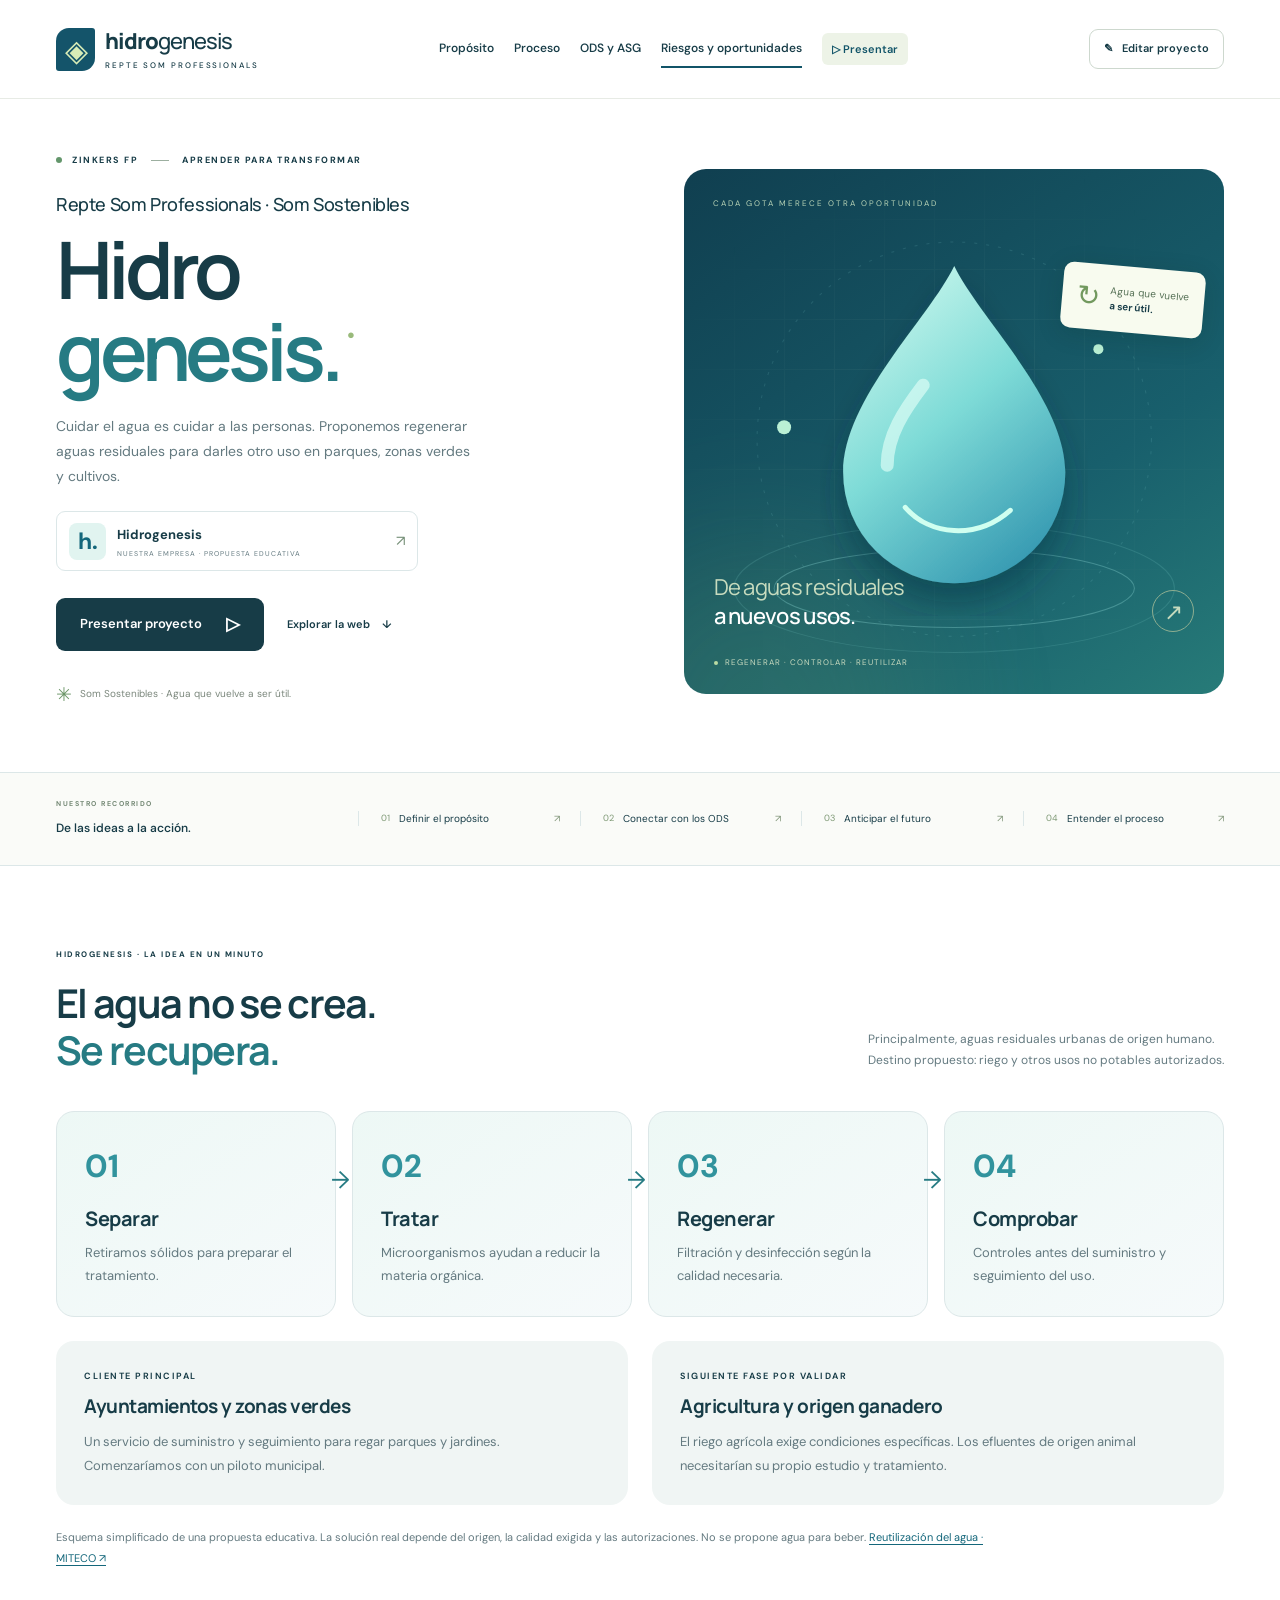
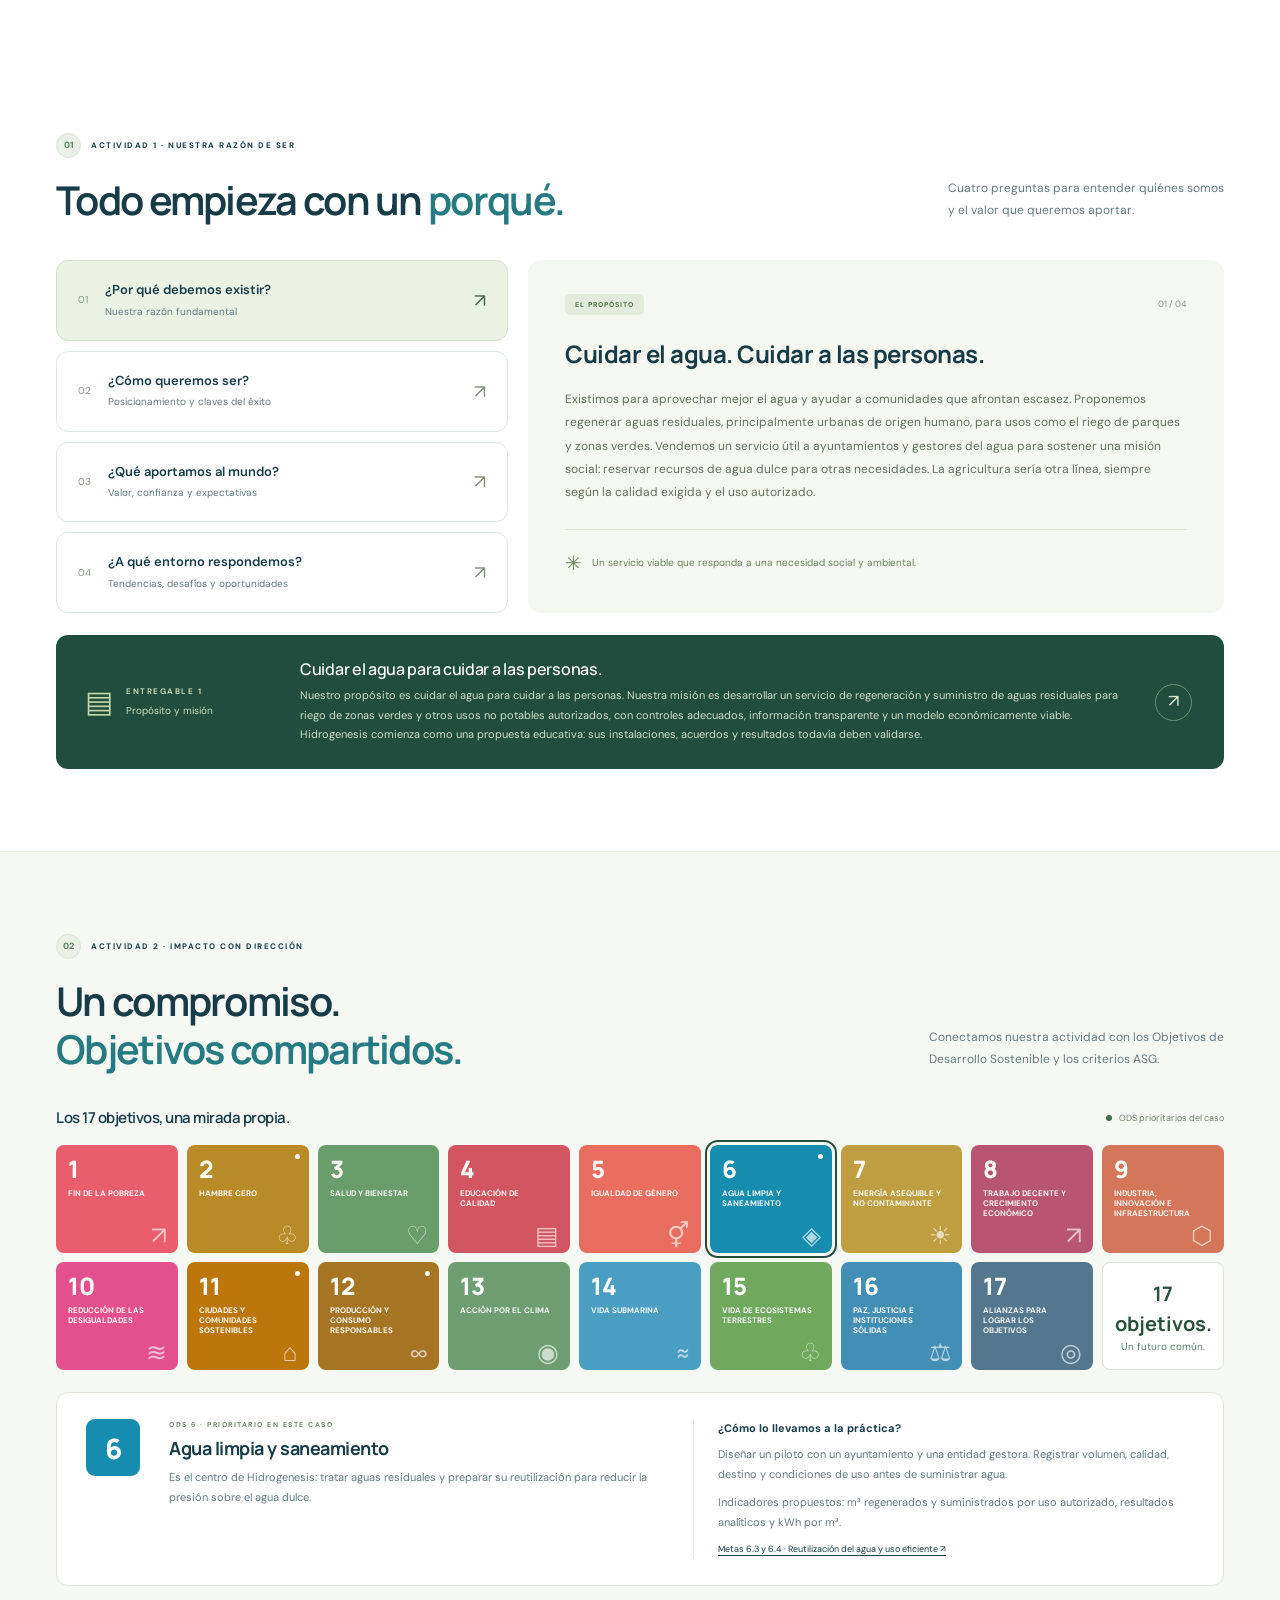
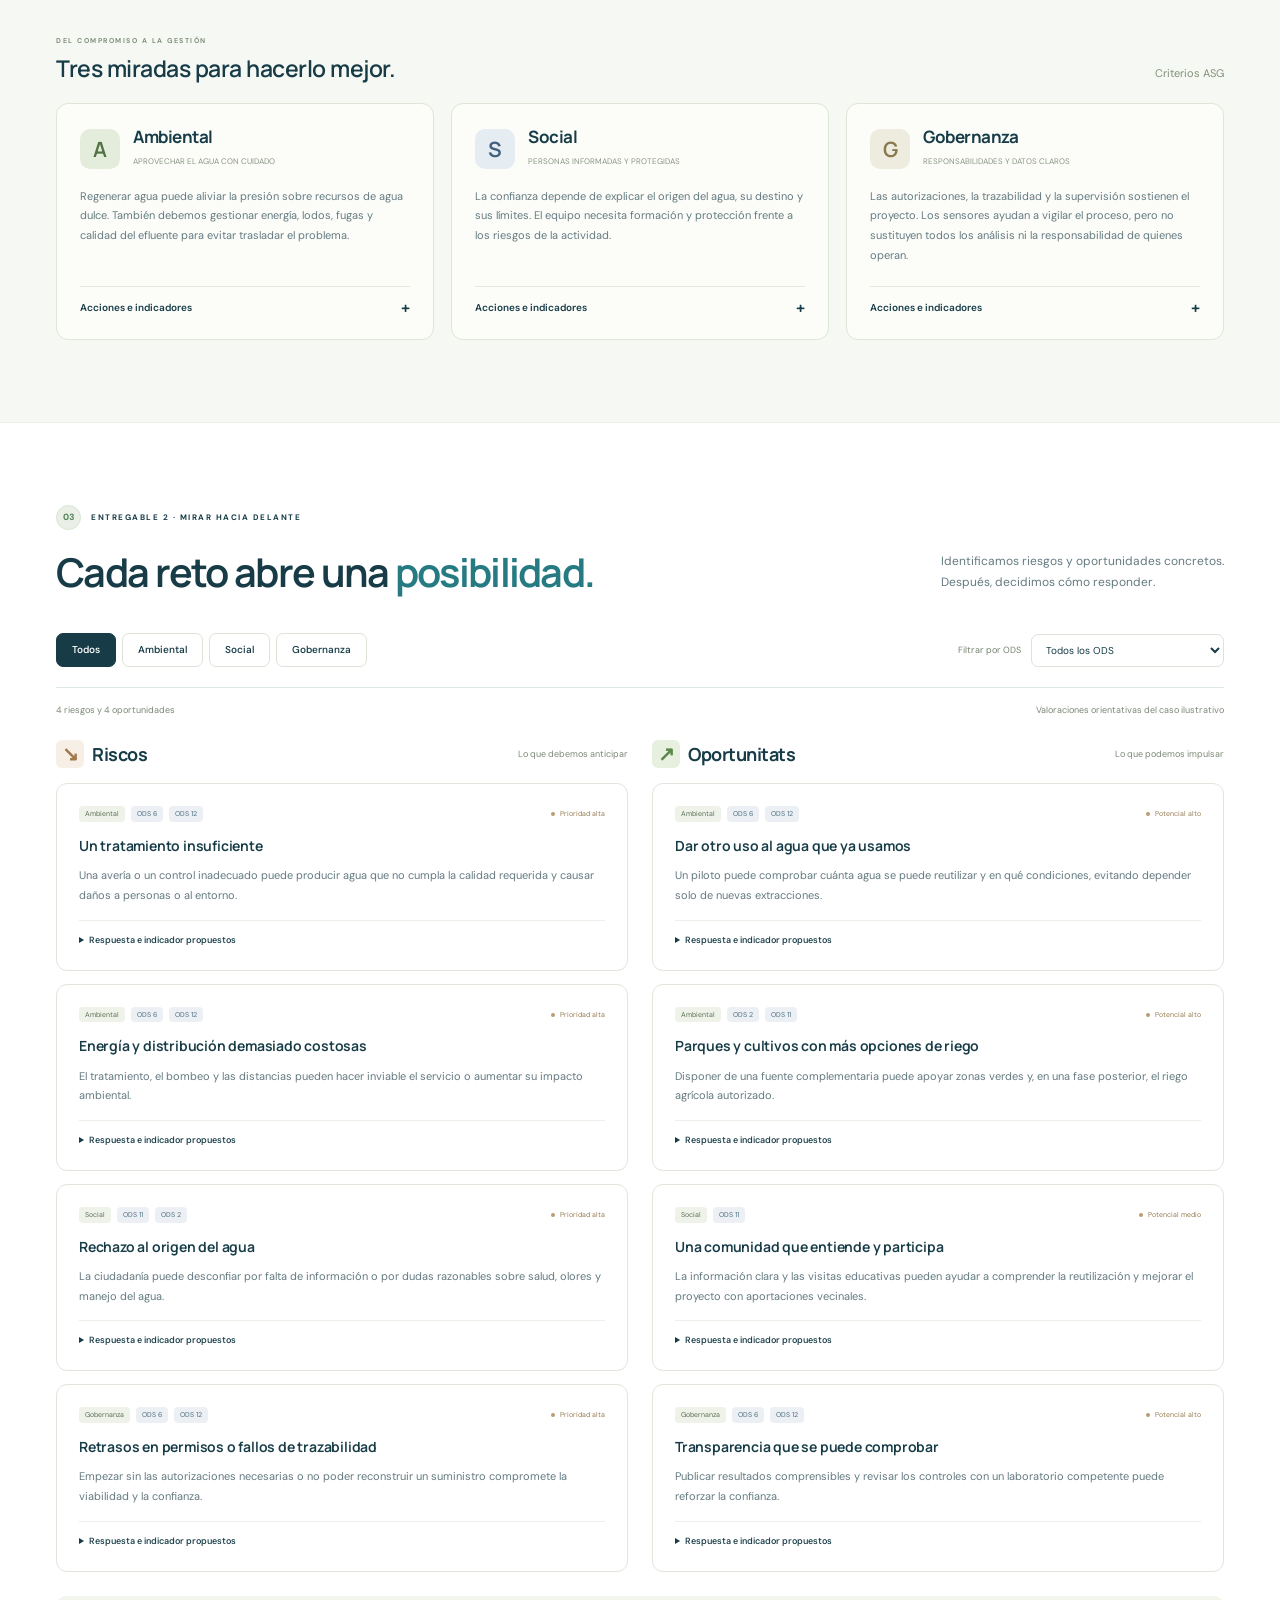
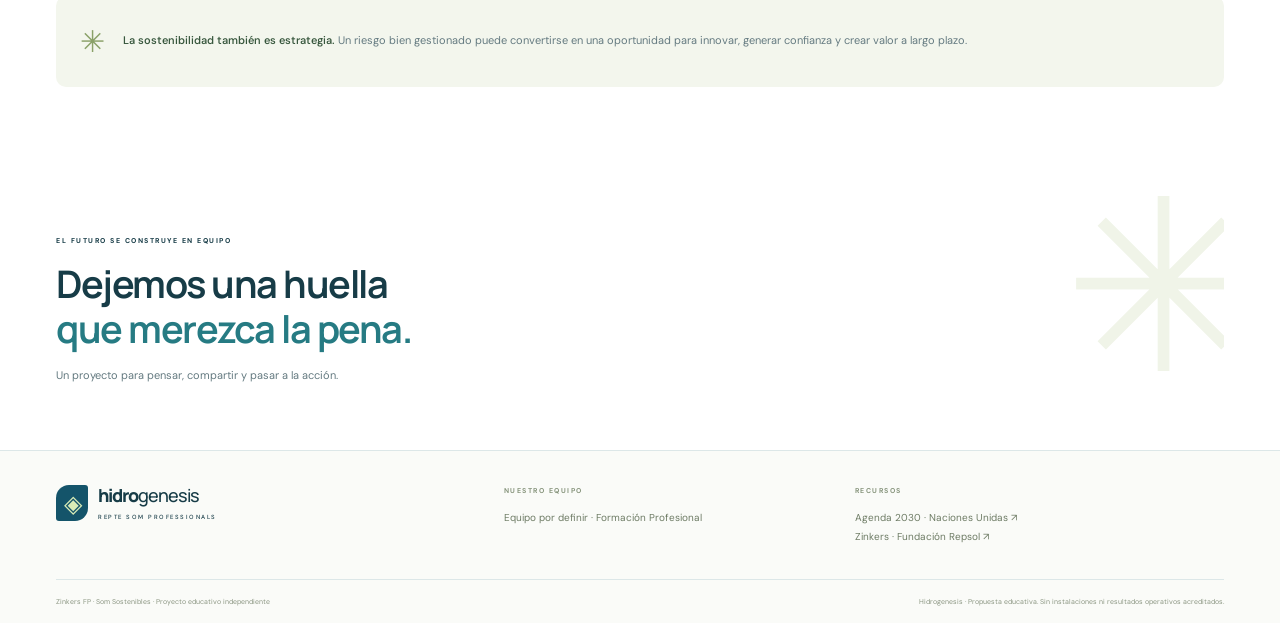
<file: index.html>
<!doctype html>
<html lang="es">
<head>
  <meta charset="UTF-8"><meta name="viewport" content="width=device-width, initial-scale=1">
  <meta name="theme-color" content="#163e36">
  <meta name="description" content="Hidrogenesis: una propuesta para regenerar aguas residuales y darles otro uso. Propósito, ODS, ASG y presentación del Repte Som Professionals.">
  <title>Hidrogenesis · Repte Som Professionals</title>
  <link rel="icon" href="data:image/svg+xml,%3Csvg xmlns='http://www.w3.org/2000/svg' viewBox='0 0 64 64'%3E%3Crect width='64' height='64' rx='18' fill='%230d3e4c'/%3E%3Cpath d='M32 10C28 19 16 29 16 39a16 16 0 0 0 32 0C48 29 36 19 32 10Z' fill='%238de0dc'/%3E%3C/svg%3E">
  <link rel="stylesheet" href="styles.css"><link rel="stylesheet" href="presentation.css"><script src="project.js" defer></script><script src="matrix.js" defer></script><script src="app.js" defer></script><script src="presentation.js" defer></script>
</head>
<body>
  <a class="skip" href="#contenido">Saltar al contenido</a>
  <header class="header">
    <div class="nav-wrap container">
      <a class="brand" href="#inicio" aria-label="Hidrogenesis, inicio"><span class="brand-icon" aria-hidden="true">◈</span><span>hidro<span class="brand-light">genesis</span><small>REPTE SOM PROFESSIONALS</small></span></a>
      <button class="menu-toggle icon-button" aria-label="Abrir menú" aria-expanded="false" aria-controls="navigation">☰</button>
      <nav id="navigation" aria-label="Navegación principal"><a href="#proposito">Propósito</a><a href="#proceso">Proceso</a><a href="#ods">ODS y ASG</a><a href="#matriz">Riesgos y oportunidades</a><button class="nav-present presentation-trigger">▷ Presentar</button></nav>
      <button class="button button-small button-outline editor-open" aria-label="Editar proyecto"><span aria-hidden="true">✎</span><span class="edit-label">Editar proyecto</span></button>
    </div>
    <div class="scroll-progress" aria-hidden="true"><span id="scroll-progress"></span></div>
  </header>
  <main id="contenido">
    <section class="hero container" id="inicio" aria-labelledby="hero-title">
      <div class="hero-copy">
        <div class="eyebrow"><span class="live-dot"></span> ZINKERS FP <span class="eyebrow-line"></span> APRENDER PARA TRANSFORMAR</div>
        <h1 id="hero-title"><span class="hero-prefix">Repte Som Professionals · Som Sostenibles</span>Hidro<br><em>genesis.</em><span class="title-dot">●</span></h1>
        <p class="hero-description">Cuidar el agua es cuidar a las personas. Proponemos regenerar aguas residuales para darles otro uso en parques, zonas verdes y cultivos.</p>
        <div class="company-badge"><span class="company-logo" aria-hidden="true">h.</span><span><strong data-company>Hidrogenesis</strong><small>NUESTRA EMPRESA · PROPUESTA EDUCATIVA</small></span><span class="badge-arrow" aria-hidden="true">↗</span></div>
        <div class="hero-actions"><button class="button button-primary presentation-trigger">Presentar proyecto <span aria-hidden="true">▷</span></button><a class="text-link" href="#proposito">Explorar la web <span aria-hidden="true">↓</span></a></div>
        <div class="hero-footnote"><span class="tiny-leaf" aria-hidden="true">✳</span> Som Sostenibles · Agua que vuelve a ser útil.</div>
      </div>
      <div class="hero-art water-art" aria-label="Ilustración del agua regenerada para zonas verdes">
        <div class="art-grid"></div><span class="art-kicker">CADA GOTA MERECE OTRA OPORTUNIDAD</span>
        <svg class="circular-art" viewBox="0 0 540 520" role="img" aria-labelledby="art-title"><title id="art-title">Una gota de agua sobre ondas, símbolo de su reutilización</title>
          <defs><linearGradient id="water" x1="140" y1="110" x2="380" y2="400" gradientUnits="userSpaceOnUse"><stop stop-color="#d5fbf0"/><stop offset=".45" stop-color="#7edbd7"/><stop offset="1" stop-color="#2388a8"/></linearGradient><filter id="water-shadow"><feDropShadow dx="0" dy="20" stdDeviation="15" flood-color="#062f40" flood-opacity=".4"/></filter></defs>
          <g fill="none" stroke="#8cd8d5"><ellipse cx="270" cy="399" rx="180" ry="39" opacity=".35"/><ellipse cx="270" cy="399" rx="220" ry="64" opacity=".16"/><circle cx="270" cy="250" r="197" opacity=".15" stroke-dasharray="3 9"/></g>
          <path d="M270 77C245 129 159 210 159 283a111 111 0 0 0 222 0C381 210 295 129 270 77Z" fill="url(#water)" filter="url(#water-shadow)"/>
          <path d="M203 276c0-30 17-55 36-80" fill="none" stroke="#e1fff7" stroke-width="13" stroke-linecap="round" opacity=".65"/>
          <path d="M221 318c24 28 71 33 105 3" fill="none" stroke="#d0fff0" stroke-width="5" stroke-linecap="round"/>
          <circle cx="100" cy="238" r="7" fill="#baf0d5"/><circle cx="414" cy="160" r="5" fill="#baf0d5"/>
        </svg>
        <div class="art-chip chip-top"><span class="chip-icon" aria-hidden="true">↻</span><span>Agua que vuelve<br><strong>a ser útil.</strong></span></div>
        <div class="art-bottom"><span>De aguas residuales<br><strong>a nuevos usos.</strong></span><span class="art-round" aria-hidden="true">↗</span></div>
        <div class="art-tag"><span class="live-dot"></span> REGENERAR · CONTROLAR · REUTILIZAR</div>
      </div>
    </section>
    <div class="journey-strip" id="recorrido"><div class="container journey-inner"><div class="journey-intro"><span class="mini-label">NUESTRO RECORRIDO</span><strong>De las ideas a la acción.</strong></div><a href="#proposito"><span>01</span> Definir el propósito <i>↗</i></a><a href="#ods"><span>02</span> Conectar con los ODS <i>↗</i></a><a href="#matriz"><span>03</span> Anticipar el futuro <i>↗</i></a><a href="#proceso"><span>04</span> Entender el proceso <i>↗</i></a></div></div>
    <section class="water-process container section reveal" id="proceso" aria-labelledby="process-title">
      <div class="section-top"><div><div class="eyebrow">HIDROGENESIS · LA IDEA EN UN MINUTO</div><h2 id="process-title">El agua no se crea.<br><em>Se recupera.</em></h2></div><p>Principalmente, aguas residuales urbanas de origen humano.<br>Destino propuesto: riego y otros usos no potables autorizados.</p></div>
      <ol class="water-steps"><li><span>01</span><h3>Separar</h3><p>Retiramos sólidos para preparar el tratamiento.</p></li><li><span>02</span><h3>Tratar</h3><p>Microorganismos ayudan a reducir la materia orgánica.</p></li><li><span>03</span><h3>Regenerar</h3><p>Filtración y desinfección según la calidad necesaria.</p></li><li><span>04</span><h3>Comprobar</h3><p>Controles antes del suministro y seguimiento del uso.</p></li></ol>
      <div class="water-use-grid"><article><span class="mini-label">CLIENTE PRINCIPAL</span><h3>Ayuntamientos y zonas verdes</h3><p>Un servicio de suministro y seguimiento para regar parques y jardines. Comenzaríamos con un piloto municipal.</p></article><article><span class="mini-label">SIGUIENTE FASE POR VALIDAR</span><h3>Agricultura y origen ganadero</h3><p>El riego agrícola exige condiciones específicas. Los efluentes de origen animal necesitarían su propio estudio y tratamiento.</p></article></div>
      <p class="water-process-note">Esquema simplificado de una propuesta educativa. La solución real depende del origen, la calidad exigida y las autorizaciones. No se propone agua para beber. <a href="https://www.miteco.gob.es/es/agua/temas/concesiones-y-autorizaciones/reutilizacion-aguas-depuradas.html" target="_blank" rel="noopener noreferrer">Reutilización del agua · MITECO ↗</a></p>
    </section>
    <section class="section container reveal" id="proposito" aria-labelledby="purpose-title">
      <div class="section-top"><div><div class="eyebrow"><span class="section-number">01</span> ACTIVIDAD 1 · NUESTRA RAZÓN DE SER</div><h2 id="purpose-title">Todo empieza con un <em>porqué.</em></h2></div><p>Cuatro preguntas para entender quiénes somos<br class="desktop-only"> y el valor que queremos aportar.</p></div>
      <div class="purpose-layout"><div class="question-list" role="tablist" aria-label="Preguntas sobre el propósito" aria-orientation="vertical" id="purpose-tabs"></div><article class="answer-panel" id="purpose-panel" role="tabpanel" tabindex="0" aria-labelledby="question-0"><div class="answer-top"><span class="pill">EL PROPÓSITO</span><span id="answer-counter">01 / 04</span></div><h3 id="answer-heading"></h3><p id="answer-content"></p><div class="answer-note"><span aria-hidden="true">✳</span><span id="answer-note"></span></div></article></div>
      <div class="deliverable"><div class="deliverable-label"><span class="document-icon" aria-hidden="true">▤</span><span class="mini-label">ENTREGABLE 1<small>Propósito y misión</small></span></div><div><h3>Cuidar el agua para cuidar a las personas.</h3><p id="mission-summary"></p></div><button class="round-button editor-open" aria-label="Editar propósito y misión">↗</button></div>
    </section>
    <section class="ods-section" id="ods" aria-labelledby="ods-title"><div class="container section reveal">
      <div class="section-top"><div><div class="eyebrow"><span class="section-number">02</span> ACTIVIDAD 2 · IMPACTO CON DIRECCIÓN</div><h2 id="ods-title">Un compromiso.<br><em>Objetivos compartidos.</em></h2></div><p>Conectamos nuestra actividad con los Objetivos de<br class="desktop-only"> Desarrollo Sostenible y los criterios ASG.</p></div>
      <div class="ods-heading"><h3>Los 17 objetivos, una mirada propia.</h3><div class="legend"><span></span> ODS prioritarios del caso</div></div>
      <div class="ods-grid" id="ods-grid" aria-label="Selecciona un Objetivo de Desarrollo Sostenible"></div>
      <div class="ods-detail" id="ods-detail" role="region" aria-live="polite" aria-labelledby="ods-detail-title"></div>
      <div class="asg-heading"><div><span class="mini-label">DEL COMPROMISO A LA GESTIÓN</span><h3>Tres miradas para hacerlo mejor.</h3></div><span class="subtle">Criterios ASG</span></div>
      <div class="asg-grid" id="asg-grid"></div>
    </div></section>
    <section class="section container reveal" id="matriz" aria-labelledby="matrix-title">
      <div class="section-top"><div><div class="eyebrow"><span class="section-number">03</span> ENTREGABLE 2 · MIRAR HACIA DELANTE</div><h2 id="matrix-title">Cada reto abre una <em>posibilidad.</em></h2></div><p>Identificamos riesgos y oportunidades concretos.<br class="desktop-only"> Después, decidimos cómo responder.</p></div>
      <div class="filter-bar"><div class="filter-pills" role="group" aria-label="Filtrar por categoría ASG"><button class="filter active" data-asg="all" aria-pressed="true">Todos</button><button class="filter" data-asg="A" aria-pressed="false">Ambiental</button><button class="filter" data-asg="S" aria-pressed="false">Social</button><button class="filter" data-asg="G" aria-pressed="false">Gobernanza</button></div><label class="select-label">Filtrar por ODS <select id="ods-filter"><option value="all">Todos los ODS</option><option value="2">ODS 2 · Agricultura sostenible</option><option value="6">ODS 6 · Agua y saneamiento</option><option value="11">ODS 11 · Ciudades sostenibles</option><option value="12">ODS 12 · Recursos responsables</option></select></label></div>
      <div class="matrix-meta"><span id="matrix-count" role="status"></span><span>Valoraciones orientativas del caso ilustrativo</span></div>
      <div class="matrix-columns"><div><h3 class="column-title risk-title"><span aria-hidden="true">↘</span> Riscos <small>Lo que debemos anticipar</small></h3><div id="risk-list" class="matrix-list"></div></div><div><h3 class="column-title opportunity-title"><span aria-hidden="true">↗</span> Oportunitats <small>Lo que podemos impulsar</small></h3><div id="opportunity-list" class="matrix-list"></div></div></div>
      <div class="insight"><span aria-hidden="true">✳</span><p><strong>La sostenibilidad también es estrategia.</strong> Un riesgo bien gestionado puede convertirse en una oportunidad para innovar, generar confianza y crear valor a largo plazo.</p></div>
    </section>
    <section class="closing container reveal"><div><div class="eyebrow">EL FUTURO SE CONSTRUYE EN EQUIPO</div><h2>Dejemos una huella<br><em>que merezca la pena.</em></h2><p>Un proyecto para pensar, compartir y pasar a la acción.</p></div><span class="closing-asterisk" aria-hidden="true">✳</span></section>
  </main>
  <footer class="footer"><div class="container footer-top"><a class="brand" href="#inicio"><span class="brand-icon" aria-hidden="true">◈</span><span>hidro<span class="brand-light">genesis</span><small>REPTE SOM PROFESSIONALS</small></span></a><div><span class="mini-label">NUESTRO EQUIPO</span><p id="team-label">Equipo por definir · Formación Profesional</p></div><div><span class="mini-label">RECURSOS</span><a href="https://sdgs.un.org/es/goals" target="_blank" rel="noopener noreferrer">Agenda 2030 · Naciones Unidas ↗</a><a href="https://zinkers.fundacionrepsol.com" target="_blank" rel="noopener noreferrer">Zinkers · Fundación Repsol ↗</a></div></div><div class="container footer-bottom"><span>Zinkers FP · Som Sostenibles · Proyecto educativo independiente</span><span>Hidrogenesis · Propuesta educativa. Sin instalaciones ni resultados operativos acreditados.</span></div></footer>
  <dialog id="editor" aria-labelledby="editor-title"><form id="editor-form"><div class="dialog-heading"><div><span class="mini-label">DALE TU PROPIA VOZ</span><h2 id="editor-title">Editar proyecto</h2></div><button type="button" class="icon-button" id="close-editor" aria-label="Cerrar editor">×</button></div><p class="editor-intro">Personaliza las respuestas de Hidrogenesis y los datos del equipo. Los cambios se guardan solo en este navegador. El análisis de ODS, ASG y riesgos está preparado para la actividad de Hidrogenesis.</p><div class="form-row"><label>Nombre de la empresa<input name="company" required maxlength="50"></label><label>Equipo<input name="team" required maxlength="80"></label></div><label>Curso<input name="course" required maxlength="80"></label><div id="answer-fields"></div><label>Síntesis del propósito y la misión<textarea name="mission" required maxlength="1800" rows="4"></textarea></label><div class="dialog-actions"><button type="button" class="button button-outline" id="cancel-editor">Cancelar</button><button class="button button-primary" type="submit">Guardar cambios <span aria-hidden="true">✓</span></button></div></form></dialog>
  <div id="toast" class="toast" role="status" aria-live="polite"></div>
  <dialog id="presentation" aria-labelledby="presentation-name">
    <header class="deck-header"><a class="deck-brand" href="#inicio" id="deck-home" aria-label="Salir de la presentación y volver a la web"><span aria-hidden="true">↗</span><strong>som<span>sostenibles</span></strong></a><span id="presentation-name">Presentación del proyecto</span><div class="deck-tools"><button id="deck-notes-toggle" aria-label="Mostrar guion de apoyo" aria-expanded="false" aria-controls="deck-notes" title="Guion de apoyo (N)"><span aria-hidden="true">▤</span><span class="deck-tool-label">Guion</span></button><button id="deck-fullscreen" aria-label="Activar pantalla completa" title="Pantalla completa (F)"><span aria-hidden="true">⛶</span></button><button id="deck-close" aria-label="Cerrar presentación" title="Volver a la web (Esc)"><span aria-hidden="true">×</span></button></div></header>
    <div class="deck-body"><div id="deck-stage" class="deck-stage" role="region" aria-roledescription="carrusel" aria-label="Diapositivas del proyecto"><div id="deck-canvas" class="deck-canvas"></div><span class="deck-orientation-hint">Gira el dispositivo para exponer en horizontal</span></div><aside id="deck-notes" class="deck-notes" aria-label="Guion de apoyo para la exposición" hidden><div class="deck-notes-label">GUION DE APOYO <span>Visible al desplegarlo</span></div><h3 id="deck-notes-title"></h3><div id="deck-notes-content"></div><p class="deck-notes-hint">Las respuestas se editan desde la web. El guion muestra el contenido completo; las diapositivas destacan sus ideas principales.</p></aside></div>
    <footer class="deck-footer"><button id="deck-index-toggle" class="deck-index-button" aria-expanded="false" aria-controls="deck-index" title="Índice de diapositivas (G)"><span aria-hidden="true">▦</span> <span class="deck-tool-label">Índice</span></button><div class="deck-footer-middle"><span id="deck-chapter"></span><span class="deck-key-hint">← → para avanzar <i>·</i> N guion <i>·</i> F pantalla completa</span></div><div class="deck-navigation"><time id="deck-timer" aria-label="Tiempo de exposición">00:00</time><button id="deck-previous" aria-label="Diapositiva anterior" title="Anterior (←)">←</button><span id="deck-counter" aria-live="polite" aria-atomic="true">01 / 11</span><button id="deck-next" aria-label="Diapositiva siguiente" title="Siguiente (→)">→</button></div></footer>
    <div class="deck-progress" aria-hidden="true"><span id="deck-progress-bar"></span></div>
    <div id="deck-message" class="deck-message" role="status" aria-live="polite"></div>
    <aside id="deck-index" class="deck-index" aria-label="Índice de la presentación" hidden><div class="deck-index-heading"><span>EL RECORRIDO</span><button id="deck-index-close" aria-label="Cerrar índice">×</button></div><nav id="deck-index-list" aria-label="Elegir diapositiva"></nav></aside>
  </dialog>
</body>
</html>
</file>
<file: styles.css>
@import url('https://fonts.googleapis.com/css2?family=DM+Sans:wght@400;450;500;550;600;650;700&family=Manrope:wght@400;500;600;650;700;750;800&display=swap');
:root{--ink:#183b33;--green:#245747;--mint:#d9e9d7;--lime:#d9edb7;--paper:#fff;--muted:#69766e;--line:#e0e6df;--soft:#f5f7f2;--blue:#315e83;--radius:18px}*{box-sizing:border-box}html{scroll-behavior:smooth;scroll-padding-top:105px}body{margin:0;font-family:'DM Sans',Arial,sans-serif;color:var(--ink);background:var(--paper);line-height:1.65;font-size:15px}button,input,textarea,select{font:inherit}button,a,input,textarea,select{-webkit-tap-highlight-color:transparent}button,a{touch-action:manipulation}button{cursor:pointer}a{color:inherit;text-decoration:none}button{color:inherit}button:focus-visible,a:focus-visible,input:focus-visible,select:focus-visible,textarea:focus-visible,[tabindex]:focus-visible{outline:3px solid var(--blue);outline-offset:4px}h1,h2,h3,p{margin:0}h1,h2,h3{font-family:'Manrope',Arial,sans-serif;line-height:1.2}h2{font-size:clamp(29px,3.1vw,44px);font-weight:650;letter-spacing:-1.7px}h2 em{font-style:normal;color:#558865}h3{font-size:20px;letter-spacing:-.5px}p{color:var(--muted)}.container{max-width:1280px;width:calc(100% - 112px);margin-inline:auto}.header{position:sticky;top:0;background:rgba(255,255,255,.96);backdrop-filter:blur(16px);z-index:20}.nav-wrap{height:98px;display:flex;align-items:center;justify-content:space-between;gap:22px}.brand{display:flex;align-items:center;gap:10px;flex-shrink:0;line-height:1.1;font-family:Manrope,Arial,sans-serif;font-weight:800;font-size:22px;letter-spacing:-1px}.brand-icon{display:grid;place-items:center;background:var(--ink);color:#d9edb7;width:39px;height:43px;border-radius:13px 3px 13px 3px;font-size:30px;font-weight:500}.brand-light{font-weight:500}.brand small{display:block;font-family:'DM Sans',sans-serif;letter-spacing:1.9px;font-weight:500;font-size:8px;margin-top:8px}.nav-wrap nav{display:flex;gap:27px;align-items:center}.nav-wrap nav a{font-size:12px;font-weight:550;position:relative;padding-block:12px;white-space:nowrap}.nav-wrap nav a:after{content:'';position:absolute;bottom:3px;left:0;width:0;height:2px;background:var(--green);transition:width .25s}.nav-wrap nav a:hover:after,.nav-wrap nav a.current:after{width:100%}.button{border:1px solid transparent;border-radius:9px;display:inline-flex;align-items:center;justify-content:center;gap:24px;min-height:50px;padding:13px 23px;font-size:13px;font-weight:600;line-height:1.4;transition:transform .2s,background .2s,box-shadow .2s}.button:hover{transform:translateY(-2px);box-shadow:0 6px 16px #183b3314}.button-primary{background:var(--ink);color:white}.button-primary:hover{background:#2c5a49}.button-outline{border-color:#cdd8ce;background:transparent}.button-outline:hover{background:var(--soft)}.button-small{min-height:40px;padding:10px 14px;gap:9px;font-size:11px}.icon-button{border:0;background:transparent;width:40px;height:40px;font-size:27px;line-height:1}.menu-toggle{display:none}.scroll-progress{height:1px;background:#e7ebe5}.scroll-progress span{display:block;width:0;height:2px;background:#6d9e6a}.hero{padding-block:54px 62px;display:grid;grid-template-columns:1.05fr 1fr;gap:60px;align-items:center;min-height:665px}.eyebrow{display:flex;align-items:center;gap:10px;letter-spacing:1.5px;font-size:9px;font-weight:700}.live-dot{width:6px;height:6px;background:#63966b;display:inline-block;border-radius:50%;flex-shrink:0}.eyebrow-line{width:18px;height:1px;background:#9cafa0;margin-inline:3px}.hero-prefix{font-size:18px;font-weight:500;letter-spacing:-.4px;display:block;margin-bottom:15px}.hero h1{font-size:clamp(58px,6.2vw,86px);letter-spacing:-5px;line-height:1.03;font-weight:650;margin:27px 0 22px;position:relative}.hero h1 em{font-style:normal;color:#538564}.title-dot{font-size:13px;color:#99ba7b;display:inline-block;vertical-align:top;margin:18px 0 0 8px}.hero-description{font-size:14px;max-width:420px;line-height:1.8}.company-badge{display:flex;align-items:center;gap:11px;border:1px solid var(--line);border-radius:9px;padding:10px 12px;margin-top:22px;max-width:362px}.company-logo{font-size:23px;background:#e9f0e4;display:grid;place-items:center;width:37px;height:37px;border-radius:8px;font-weight:700}.company-badge strong{font-size:13px}.company-badge small{display:block;font-size:7px;color:var(--muted);letter-spacing:1px;margin-top:1px}.badge-arrow{margin-left:auto;color:#769078}.hero-actions{display:flex;align-items:center;gap:23px;margin-top:27px}.text-link{background:none;border:0;padding:0;font-size:11px;font-weight:600;display:inline-flex;gap:12px;align-items:center;cursor:pointer}.text-link:hover{text-decoration:underline;text-underline-offset:5px}.hero-footnote{margin-top:28px;display:flex;gap:8px;align-items:center;font-size:10px;color:#7b877c}.tiny-leaf{font-size:19px;color:#6b9567}.hero-art{background:#204b3d;border-radius:22px;min-height:525px;position:relative;overflow:hidden;isolation:isolate}.art-grid{position:absolute;inset:0;opacity:.08;background-image:linear-gradient(#c5ddc3 1px,transparent 1px),linear-gradient(90deg,#c5ddc3 1px,transparent 1px);background-size:50px 50px;mask-image:radial-gradient(ellipse at center,#000,transparent 80%)}.hero-art:after{content:'';position:absolute;width:350px;height:350px;left:-100px;bottom:-190px;border-radius:50%;background:#8cba63;filter:blur(70px);opacity:.15;z-index:-1}.art-kicker{position:absolute;left:29px;top:28px;font-size:8px;letter-spacing:2px;color:#b7d3b6}.circular-art{width:100%;position:absolute;top:20px;left:0}.art-chip{position:absolute;background:#f8fbef;border-radius:10px;padding:12px 15px;display:flex;gap:10px;align-items:center;font-size:10px;color:#567156;box-shadow:0 5px 25px #09251b28;line-height:1.5;transform:rotate(5deg)}.art-chip strong{font-weight:650;color:var(--ink)}.chip-top{right:20px;top:98px}.chip-icon{font-size:28px;color:#72995e}.art-bottom{position:absolute;bottom:62px;left:30px;right:30px;display:flex;justify-content:space-between;align-items:end;color:#c7dbbe;font-size:22px;font-family:Manrope,sans-serif;letter-spacing:-.7px;line-height:1.35}.art-bottom strong{color:white;font-weight:550}.art-round{width:42px;height:42px;border:1px solid #8eae91;border-radius:50%;display:grid;place-items:center;font-size:23px}.art-tag{position:absolute;bottom:25px;left:30px;display:flex;align-items:center;gap:7px;font-size:7px;letter-spacing:1.5px;color:#c8dabf}.art-tag .live-dot{background:#bbdba3;width:4px;height:4px}.journey-strip{border-block:1px solid var(--line);background:#fafbf8}.journey-inner{display:grid;grid-template-columns:1.4fr repeat(4,1fr);padding-block:25px;gap:20px;align-items:center}.mini-label{font-size:9px;letter-spacing:1.5px;font-weight:650;display:block}.journey-intro .mini-label{font-size:7px;color:#6f8470;margin-bottom:5px}.journey-intro strong{font-size:12px;font-weight:550}.journey-inner>a{font-size:10px;border-left:1px solid var(--line);padding-left:22px;display:flex;align-items:center;gap:9px;line-height:1.5}.journey-inner>a span{font-size:9px;color:#7e9975}.journey-inner>a i{font-style:normal;margin-left:auto;color:#82977b}.journey-inner>a:hover{color:#56843d}.section{padding-block:82px}.section-top{display:flex;justify-content:space-between;gap:30px;align-items:flex-end;margin-bottom:36px}.section-top .eyebrow{margin-bottom:19px;font-size:8px}.section-number{background:#eaf0e5;border:1px solid #d9e5d4;color:#528258;width:25px;height:25px;border-radius:50%;display:grid;place-items:center;letter-spacing:0;font-size:9px}.section-top>p{font-size:12px;line-height:1.8;padding-bottom:3px}.purpose-layout{display:grid;grid-template-columns:.91fr 1.4fr;gap:20px}.question-list{display:flex;flex-direction:column;gap:10px}.question-button{width:100%;padding:20px 21px;border:1px solid var(--line);border-radius:12px;text-align:left;background:white;display:flex;align-items:center;gap:17px;transition:all .25s;min-height:77px}.question-button .question-index{font-size:10px;color:#8c998b}.question-button strong{display:block;font-size:13px;font-weight:600;line-height:1.4}.question-button small{display:block;font-size:10px;color:var(--muted);margin-top:4px}.question-button .question-arrow{margin-left:auto;font-size:19px;color:#829277}.question-button:hover{background:#f7f9f4;transform:translateX(3px)}.question-button[aria-selected=true]{background:#eaf1e5;border-color:#d4e0cd}.question-button[aria-selected=true] .question-arrow{color:#3e664b}.answer-panel{padding:32px 37px;background:#f5f7f1;border-radius:14px;display:flex;flex-direction:column;justify-content:center;min-height:338px}.answer-top{display:flex;align-items:center;justify-content:space-between;margin-bottom:23px}.pill{padding:5px 10px;border-radius:5px;background:#e3ebdc;color:#507346;font-size:7px;letter-spacing:1px;font-weight:700}.answer-top>span:last-child{font-size:9px;color:#899584}.answer-panel h3{font-size:24px;max-width:430px;margin-bottom:17px;line-height:1.35}.answer-panel>p{font-size:12px;line-height:1.95;color:#62715e;white-space:pre-line}.answer-note{display:flex;gap:10px;align-items:center;border-top:1px solid #dde6d7;margin-top:24px;padding-top:17px;font-size:10px;color:#69865b}.answer-note>span:first-child{font-size:20px}.deliverable{margin-top:22px;background:#214d3e;color:white;padding:25px 29px;border-radius:12px;display:grid;grid-template-columns:190px 1fr 40px;gap:25px;align-items:center}.deliverable-label{display:flex;gap:13px;align-items:center}.document-icon{font-size:30px;color:#c3d7a7}.deliverable-label .mini-label{font-size:8px;color:#c9debd}.deliverable-label small{display:block;font-size:10px;letter-spacing:0;font-weight:400;margin-top:5px}.deliverable h3{font-size:16px;font-weight:550;letter-spacing:-.3px;margin-bottom:7px}.deliverable p{font-size:11px;line-height:1.75;color:#cfddcb;white-space:pre-line}.round-button{border-radius:50%;border:1px solid #6e9174;color:#dbe9d5;background:transparent;width:37px;height:37px;font-size:18px}.round-button:hover{background:#38614c}.ods-section{background:#f6f8f3;border-block:1px solid #eaf0e4}.ods-heading{display:flex;justify-content:space-between;align-items:center;margin:0 0 18px}.ods-heading h3{font-size:15px;font-weight:600}.legend{display:flex;align-items:center;gap:7px;color:#71816b;font-size:9px}.legend>span{height:6px;width:6px;border-radius:50%;background:#3f6d49}.ods-grid{display:grid;grid-template-columns:repeat(9,1fr);gap:9px}.ods-button{position:relative;min-height:108px;border:2px solid transparent;border-radius:8px;background:var(--ods-color);color:white;text-align:left;display:flex;flex-direction:column;padding:9px 10px;transition:transform .2s,box-shadow .2s;overflow:hidden}.ods-button:hover{transform:translateY(-4px);box-shadow:0 6px 16px #183b3326}.ods-button[aria-pressed=true]{outline:2px solid #224e3e;outline-offset:3px}.ods-number{font-family:Manrope,sans-serif;font-size:24px;font-weight:800;line-height:1.1}.ods-name{font-size:8px;line-height:1.3;font-weight:650;margin-top:5px;max-width:90px;text-transform:uppercase}.ods-symbol{position:absolute;bottom:3px;right:9px;font-size:25px;opacity:.65;line-height:1}.priority-dot{position:absolute;right:7px;top:7px;background:white;width:5px;height:5px;border-radius:50%}.ods-button:not(.priority){opacity:.73}.ods-button:not(.priority):hover,.ods-button[aria-pressed=true]{opacity:1}.ods-end{background:white;border:1px solid #dce5d7;border-radius:8px;display:grid;place-content:center;text-align:center;color:#59816a;font-size:10px;line-height:1.5;min-height:108px}.ods-end strong{font-family:Manrope,sans-serif;font-size:20px;color:#29513c}.ods-detail{display:grid;grid-template-columns:60px 1fr 1fr;gap:23px;padding:26px 29px;background:white;border:1px solid #e0e7da;border-radius:12px;margin-top:22px;align-items:start;min-height:170px}.ods-detail-number{width:54px;height:57px;border-radius:9px;background:var(--detail-color);display:grid;place-items:center;color:white;font-family:Manrope,sans-serif;font-weight:800;font-size:28px}.ods-detail .mini-label{font-size:7px;color:#6b8566;margin-bottom:7px}.ods-detail h3{font-size:18px;margin-bottom:9px}.ods-detail p{font-size:11px;line-height:1.8}.ods-action{padding-left:24px;border-left:1px solid var(--line)}.ods-action strong{display:block;font-size:11px;margin-bottom:8px}.ods-action a{display:inline-block;font-size:9px;text-decoration:underline;text-underline-offset:3px;margin-top:9px}.asg-heading{display:flex;justify-content:space-between;align-items:end;margin-top:49px;margin-bottom:20px}.asg-heading .mini-label{font-size:7px;color:#7c8b76;margin-bottom:8px}.asg-heading h3{font-size:23px;font-weight:600}.subtle{font-size:11px;color:#809077}.asg-grid{display:grid;grid-template-columns:repeat(3,1fr);gap:17px}.asg-card{border:1px solid #dde6d7;border-radius:12px;padding:23px;background:#fcfdf9;display:flex;flex-direction:column}.asg-card-header{display:flex;gap:13px;align-items:center;margin-bottom:15px}.asg-letter{width:40px;height:40px;border-radius:10px;display:grid;place-items:center;background:#e4eddb;color:#537344;font-family:Manrope,sans-serif;font-weight:650;font-size:21px}.asg-card:nth-child(2) .asg-letter{color:#43617f;background:#e5ecf2}.asg-card:nth-child(3) .asg-letter{background:#eeebdf;color:#8a7950}.asg-card h3{font-size:17px}.asg-card-header small{font-size:8px;color:#8b9586}.asg-card>p{font-size:11px;line-height:1.8;flex:1}.asg-card details{border-top:1px solid #e1e8dc;margin-top:20px;padding-top:13px}.asg-card summary{font-size:10px;font-weight:600;cursor:pointer;list-style:none;display:flex;justify-content:space-between}.asg-card summary::-webkit-details-marker{display:none}.asg-card summary:after{content:'+';font-size:16px;line-height:1}.asg-card details[open] summary:after{content:'−'}.asg-card details p{font-size:10px;margin-top:12px;line-height:1.8}.filter-bar{display:flex;align-items:center;justify-content:space-between;gap:20px;border-bottom:1px solid var(--line);padding-bottom:20px}.filter-pills{display:flex;gap:6px}.filter{font-size:10px;font-weight:550;border:1px solid #dce4d7;border-radius:7px;padding:8px 15px;background:transparent;transition:background .2s}.filter:hover{background:#f0f5e9}.filter.active{background:var(--ink);color:white;border-color:var(--ink)}.select-label{font-size:9px;color:#73826d;display:flex;align-items:center;gap:10px}select{color:var(--ink);font-size:10px;border:1px solid #dce4d7;border-radius:7px;background:#fff;padding:8px 10px;max-width:240px}.matrix-meta{display:flex;justify-content:space-between;margin-block:15px 22px;color:#7a8874;font-size:9px}.matrix-columns{display:grid;grid-template-columns:1fr 1fr;gap:24px}.column-title{display:flex;align-items:center;gap:8px;font-size:18px;margin-bottom:15px}.column-title>span{border-radius:6px;width:28px;height:28px;display:grid;place-items:center;font-size:20px}.risk-title>span{background:#f7eee6;color:#a0784b}.opportunity-title>span{background:#e7f0df;color:#5d864c}.column-title small{margin-left:auto;font-family:'DM Sans',sans-serif;font-size:9px;font-weight:400;letter-spacing:0;color:#7b8976}.matrix-list{display:flex;flex-direction:column;gap:13px}.matrix-card{border:1px solid #e1e6dc;border-radius:11px;padding:22px;transition:transform .2s,box-shadow .2s;background:#fff}.matrix-card:hover{transform:translateY(-2px);box-shadow:0 8px 25px #163e3609}.matrix-tags{display:flex;gap:6px;align-items:center;margin-bottom:12px}.tag{font-size:7px;background:#eef2e9;border-radius:4px;padding:3px 6px;line-height:1.4;color:#5b7054}.tag-ods{background:#ecf0f5;color:#4c6e80}.severity{font-size:7px;margin-left:auto;display:flex;align-items:center;gap:5px;color:#94794f}.severity:before{content:'';background:#bb9c70;border-radius:50%;width:4px;height:4px}.matrix-card h4{font-family:Manrope,sans-serif;font-size:14px;margin:0 0 9px;font-weight:650;letter-spacing:-.2px}.matrix-card>p{font-size:11px;line-height:1.8}.matrix-card details{margin-top:14px;padding-top:12px;border-top:1px solid #edf0e8}.matrix-card summary{font-size:9px;cursor:pointer;font-weight:550}.matrix-card details p{font-size:10px;line-height:1.8;margin-top:8px}.empty-state{padding:28px;background:var(--soft);border:1px dashed #ccd9c4;border-radius:10px;color:#708267;font-size:12px}.insight{padding:21px 24px;display:flex;align-items:center;gap:18px;background:#f3f6ed;border-radius:10px;margin-top:24px}.insight>span{font-size:30px;color:#8aa168}.insight p{font-size:11px;line-height:1.8}.insight strong{color:#36563c;font-weight:550}.evaluation-section{background:#f7f8f4;border-block:1px solid #e8ede3}.evaluation-layout{display:grid;grid-template-columns:1.5fr 1fr;gap:28px}.rubric-list{display:flex;flex-direction:column;gap:10px}.rubric-row{border:1px solid #e0e6da;border-radius:10px;background:white;overflow:hidden}.rubric-row summary{list-style:none;display:flex;align-items:center;gap:13px;padding:18px 20px;cursor:pointer}.rubric-row summary::-webkit-details-marker{display:none}.rubric-index{font-size:9px;color:#8f9f83}.rubric-label{font-size:12px;font-weight:550;line-height:1.4}.rubric-max{margin-left:auto;white-space:nowrap;color:#7a8c6a;font-size:9px}.rubric-row summary:after{content:'+';font-size:18px;color:#8c9e80;line-height:1}.rubric-row[open] summary:after{content:'−'}.rubric-body{padding:0 20px 18px 43px}.rubric-body>p{font-size:10px;line-height:1.8;margin-bottom:13px}.rubric-options{display:flex;flex-direction:column;gap:6px}.rubric-option{display:flex;align-items:flex-start;gap:9px;font-size:10px;color:#6a7961;background:#f7f9f4;border-radius:6px;padding:10px;cursor:pointer}.rubric-option input{accent-color:var(--green);margin:3px 0 0;flex-shrink:0}.rubric-option:has(input:checked){background:#e5efdc;color:#315438}.rubric-option strong{color:#36533a}.score-card{background:#ecf1e5;border:1px solid #dbe5d2;border-radius:13px;padding:30px;display:flex;flex-direction:column;align-items:center;text-align:center;align-self:start}.score-card>.mini-label{font-size:8px;color:#6d835e}.score-circle{--score-angle:0deg;background:conic-gradient(#688d56 var(--score-angle),#dae4ce 0);height:143px;width:143px;border-radius:50%;margin:24px 0;display:grid;place-items:center;transition:background .3s}.score-circle>div{width:126px;height:126px;border-radius:50%;background:#ecf1e5;display:flex;flex-direction:column;justify-content:center;line-height:1.4}.score-circle strong{font-size:42px;font-family:Manrope,sans-serif;font-weight:600;letter-spacing:-2px}.score-circle span{font-size:9px;color:#879576}.score-card h3{font-size:19px;font-weight:600;margin-bottom:12px}.score-card>p{font-size:11px;line-height:1.8;max-width:280px}.score-completion{display:flex;justify-content:space-between;gap:20px;width:100%;margin-top:23px;border-top:1px solid #d6e1ca;padding-top:14px;font-size:8px;color:#7a8e69}.score-completion .text-link{font-size:8px}.score-card .rubric-note{font-size:8px;color:#7b8d6d;text-align:left;margin-top:15px;max-width:none}.closing{padding-block:66px;display:flex;justify-content:space-between;align-items:center;gap:30px;position:relative;overflow:hidden}.closing h2{font-size:38px;margin-top:14px;letter-spacing:-1.5px}.closing .eyebrow{font-size:7px}.closing p{font-size:11px;margin-top:14px}.closing-actions{display:flex;flex-direction:column;align-items:center;gap:18px;z-index:1;margin-right:80px}.closing-asterisk{font-size:240px;color:#f0f4e8;position:absolute;right:-40px;top:0;line-height:1;z-index:-1}.footer{border-top:1px solid var(--line);padding-top:34px;background:#fafbf8}.footer-top{display:grid;grid-template-columns:1.3fr 1fr 1.15fr;gap:30px;padding-bottom:33px;align-items:start}.footer .brand{font-size:18px}.footer .brand-icon{width:32px;height:36px;font-size:24px}.footer .brand small{font-size:6px;letter-spacing:1.5px}.footer .mini-label{font-size:7px;color:#829077;margin-bottom:11px}.footer-top p,.footer-top>div>a{font-size:10px;display:block;color:#6d7b64;line-height:1.9}.footer-top>div>a:hover{text-decoration:underline}.footer-bottom{border-top:1px solid var(--line);display:flex;justify-content:space-between;gap:20px;padding-block:16px;font-size:7px;color:#8a9581}.skip{position:fixed;left:20px;top:-90px;background:white;padding:12px;z-index:100}.skip:focus{top:10px}.reveal{opacity:1}.js-reveal .reveal{opacity:0;transform:translateY(20px);transition:opacity .65s,transform .65s}.js-reveal .reveal.visible{opacity:1;transform:none}dialog{width:min(740px,calc(100% - 32px));max-height:88dvh;border:1px solid #dbe5d5;border-radius:18px;padding:30px;color:var(--ink);box-shadow:0 30px 100px #13352b40}dialog::backdrop{background:#0b2c246e;backdrop-filter:blur(5px)}dialog[open]{animation:dialog-in .2s ease-out}.dialog-heading{display:flex;align-items:center;justify-content:space-between}.dialog-heading .mini-label{font-size:8px;color:#72876b}.dialog-heading h2{font-size:28px;margin-top:5px}.editor-intro{font-size:12px;line-height:1.7;margin-block:18px}.form-row{display:grid;grid-template-columns:1fr 1fr;gap:15px}#editor-form label{display:block;font-size:11px;font-weight:600;margin-top:15px}#editor-form input,#editor-form textarea{width:100%;padding:10px 12px;border:1px solid #d6e0ce;border-radius:7px;margin-top:6px;color:#35533a;background:#fafcf8;font-size:12px;resize:vertical}#editor-form input{height:42px}.dialog-actions{display:flex;justify-content:flex-end;gap:12px;margin-top:24px;padding-top:20px;border-top:1px solid var(--line)}.dialog-actions .button{font-size:11px;min-height:42px}.toast{position:fixed;bottom:25px;left:50%;transform:translate(-50%,20px);opacity:0;pointer-events:none;background:var(--ink);color:white;border-radius:10px;padding:13px 20px;font-size:12px;z-index:100;box-shadow:0 8px 30px #183b3333;transition:opacity .2s,transform .2s;max-width:calc(100% - 32px);width:max-content}.toast.show{opacity:1;transform:translate(-50%,0)}@keyframes dialog-in{from{opacity:0;transform:translateY(10px)}to{opacity:1;transform:none}}@keyframes content-in{from{opacity:.4;transform:translateY(5px)}to{opacity:1;transform:none}}.content-in{animation:content-in .25s ease-out}body.modal-open{overflow:hidden}
@media(min-width:1500px){.hero{gap:85px}.hero-art{min-height:560px}.circular-art{top:7px}.hero h1{font-size:90px}}@media(max-width:1150px){.container{width:calc(100% - 64px)}.nav-wrap nav{gap:16px}.nav-wrap nav a{font-size:10px}.brand{font-size:19px}.hero{gap:30px}.hero h1{font-size:68px}.hero-art{min-height:490px}.art-bottom{font-size:20px}.hero-actions{gap:17px}.hero-actions .button{padding-inline:17px;font-size:11px}.hero-actions .text-link{font-size:10px}.journey-inner{gap:12px}.journey-inner>a{padding-left:13px;font-size:9px}.deliverable{grid-template-columns:150px 1fr 36px;gap:20px}.ods-button{min-height:102px;padding:8px}.ods-name{font-size:7px}.section-top>p{font-size:11px}.column-title small{font-size:8px}.closing-actions{margin-right:20px}}@media(max-width:900px){.nav-wrap{height:80px}.nav-wrap nav{gap:14px}.nav-wrap nav a{font-size:9px}.nav-wrap>.button{display:none}.hero{padding-block:40px;min-height:auto;gap:22px}.hero h1{font-size:58px;letter-spacing:-3px}.hero-prefix{font-size:14px}.hero .eyebrow{font-size:7px;gap:6px}.hero-description{font-size:12px}.hero-art{min-height:455px}.circular-art{top:63px}.chip-top{top:88px;right:14px}.art-kicker{font-size:6px;left:20px}.art-bottom{left:20px;right:20px;bottom:60px;font-size:17px}.art-tag{left:20px}.hero-actions{align-items:flex-start;flex-direction:column;gap:16px}.hero-footnote{font-size:9px;margin-top:18px}.journey-inner{grid-template-columns:repeat(4,1fr);padding-block:21px}.journey-intro{grid-column:1/-1;display:flex;align-items:center;gap:12px}.journey-intro .mini-label{margin:0}.journey-inner>a:first-of-type{border:0;padding-left:0}.section{padding-block:61px}.section-top{align-items:start}.section-top>p{max-width:240px;font-size:10px}.desktop-only{display:none}.purpose-layout{grid-template-columns:1fr 1.2fr;gap:15px}.question-button{padding:17px 14px;gap:11px}.question-button strong{font-size:11px}.question-button small{font-size:9px}.answer-panel{padding:25px}.answer-panel h3{font-size:21px}.answer-panel>p{font-size:11px}.deliverable{grid-template-columns:140px 1fr;gap:18px;padding:23px}.deliverable .round-button{display:none}.deliverable p{font-size:10px}.ods-grid{grid-template-columns:repeat(6,1fr)}.ods-button{min-height:108px}.ods-name{font-size:8px}.ods-detail{grid-template-columns:48px 1fr;gap:18px}.ods-detail-number{width:45px;height:48px}.ods-action{grid-column:2;padding-left:0;border:0}.asg-grid{gap:11px}.asg-card{padding:18px}.asg-card-header{gap:9px}.asg-letter{width:32px;height:34px;font-size:18px}.asg-card h3{font-size:14px}.asg-card>p{font-size:10px}.filter-bar{gap:15px}.filter{padding:8px 11px;font-size:9px}.select-label{font-size:8px;gap:7px}.select-label select{max-width:180px;font-size:9px}.matrix-card{padding:18px}.column-title small{display:none}.evaluation-layout{grid-template-columns:1.3fr 1fr;gap:17px}.rubric-row summary{padding:17px 14px;gap:10px}.rubric-label{font-size:10px}.rubric-max{font-size:8px}.rubric-body{padding-left:15px;padding-right:15px}.score-card{padding:24px 20px}.score-card h3{font-size:17px}.score-card>p{font-size:10px}.score-completion{gap:8px;flex-wrap:wrap}.closing h2{font-size:33px}.footer-top{grid-template-columns:1fr 1fr}.footer-top>.brand{grid-column:1/-1}.footer-bottom{font-size:7px;flex-direction:column;gap:4px}}@media(max-width:640px){.container{width:calc(100% - 40px)}html{scroll-padding-top:85px}.nav-wrap{height:74px}.brand{font-size:19px}.brand-icon{width:32px;height:36px;font-size:25px}.brand small{font-size:6px;letter-spacing:1.7px}.menu-toggle{display:block;margin-left:auto}.nav-wrap nav{display:none;position:absolute;top:74px;left:0;right:0;padding:16px 22px 22px;background:white;border-bottom:1px solid var(--line);box-shadow:0 15px 20px #183b330e}.nav-wrap nav.open{display:flex;flex-direction:column;align-items:stretch;gap:0}.nav-wrap nav a{font-size:13px;padding:10px}.hero{grid-template-columns:1fr;padding-block:32px;gap:32px}.hero .eyebrow{font-size:7px;letter-spacing:1.1px}.hero h1{font-size:65px;letter-spacing:-3.8px;margin-top:24px;margin-bottom:20px}.hero-prefix{font-size:16px;margin-bottom:12px}.hero-description{font-size:12px;max-width:350px}.hero-actions{flex-direction:row;align-items:center;gap:18px;flex-wrap:wrap;margin-top:22px}.hero-actions .button{font-size:10px;padding:13px 15px;gap:12px}.hero-actions .text-link{font-size:9px}.company-badge{max-width:350px}.hero-footnote{font-size:8px}.hero-art{min-height:380px;max-width:450px;width:100%;margin-inline:auto}.circular-art{width:390px;max-width:100%;left:50%;transform:translateX(-50%);top:-1px}.art-kicker{top:22px;font-size:6px}.chip-top{top:75px;right:18px;font-size:9px}.art-chip{padding:10px}.art-bottom{bottom:54px;font-size:20px;left:24px;right:24px}.art-tag{bottom:20px;left:24px;font-size:6px}.art-round{width:34px;height:34px;font-size:19px}.journey-inner{grid-template-columns:1fr 1fr;gap:18px 20px;padding-block:22px}.journey-intro{gap:20px}.journey-intro strong{font-size:10px}.journey-inner>a{font-size:9px;padding-left:0;border:0;gap:10px}.journey-inner>a i{margin-left:5px}.section{padding-block:48px}.section-top{flex-direction:column;gap:16px;margin-bottom:25px}.section-top .eyebrow{font-size:7px;letter-spacing:1.1px;margin-bottom:15px}.section-top>p{max-width:330px;font-size:11px}h2{font-size:31px;letter-spacing:-1.3px}.purpose-layout{grid-template-columns:1fr;gap:14px}.question-list{display:grid;grid-template-columns:1fr 1fr;gap:8px}.question-button{padding:15px 12px;gap:9px;min-height:80px}.question-button strong{font-size:10px}.question-button small{font-size:8px;line-height:1.4}.question-button .question-arrow{display:none}.question-button .question-index{font-size:8px}.answer-panel{padding:25px;min-height:310px}.answer-panel h3{font-size:22px}.answer-panel>p{font-size:11px}.answer-top{margin-bottom:20px}.answer-note{font-size:9px}.deliverable{display:flex;flex-direction:column;gap:18px;align-items:flex-start;padding:25px;margin-top:15px}.deliverable-label{gap:11px}.deliverable-label small{display:inline;margin-left:11px}.deliverable h3{font-size:17px}.deliverable p{font-size:11px}.ods-heading{align-items:flex-start;gap:12px;flex-direction:column}.ods-heading h3{font-size:14px}.legend{font-size:8px}.ods-grid{grid-template-columns:repeat(3,1fr);gap:9px}.ods-button{min-height:104px;padding:10px}.ods-name{font-size:8px;max-width:90px}.ods-number{font-size:26px}.ods-symbol{font-size:25px}.ods-end{min-height:104px}.ods-detail{padding:22px 18px;gap:14px;grid-template-columns:43px 1fr;margin-top:18px}.ods-detail h3{font-size:17px}.ods-detail p{font-size:10px}.ods-detail-number{width:40px;height:45px;font-size:25px}.ods-action{grid-column:1/-1;padding-top:16px;border-top:1px solid var(--line)}.asg-heading{margin-top:35px;align-items:center;gap:15px}.asg-heading h3{font-size:21px}.asg-heading .subtle{display:none}.asg-grid{grid-template-columns:1fr;gap:12px}.asg-card{padding:22px}.asg-card-header{gap:13px}.asg-card h3{font-size:18px}.asg-letter{width:38px;height:40px;font-size:22px}.asg-card>p{font-size:11px}.asg-card details{margin-top:15px}.filter-bar{flex-direction:column;align-items:stretch;gap:15px}.filter-pills{gap:6px;justify-content:space-between}.filter{flex:1;padding:9px 8px;font-size:9px}.select-label{font-size:10px;justify-content:space-between}.select-label select{max-width:220px;font-size:10px}.matrix-meta{font-size:8px;align-items:flex-start;gap:20px}.matrix-meta>span:last-child{text-align:right;max-width:145px}.matrix-columns{grid-template-columns:1fr;gap:25px}.column-title{font-size:20px}.column-title small{display:block;font-size:8px}.matrix-card{padding:22px}.matrix-card h4{font-size:15px}.matrix-card>p{font-size:11px}.matrix-tags .tag{font-size:8px}.severity{font-size:8px}.matrix-card summary{font-size:10px}.insight{padding:20px;gap:14px}.insight p{font-size:10px}.insight>span{font-size:24px}.evaluation-layout{grid-template-columns:1fr;gap:20px}.rubric-row summary{padding:19px 15px;gap:12px}.rubric-label{font-size:12px}.rubric-max{font-size:9px}.rubric-body{padding:0 18px 20px}.score-card{padding:27px}.score-card h3{font-size:20px}.score-card>p{font-size:11px}.score-completion{font-size:9px}.score-completion .text-link{font-size:9px}.score-card .rubric-note{font-size:9px}.closing{padding-block:45px;flex-direction:column;align-items:flex-start;gap:25px}.closing h2{font-size:33px}.closing-actions{align-items:flex-start;margin:0;gap:15px}.closing .button{font-size:11px}.closing .text-link{font-size:10px}.closing-asterisk{top:100px;right:-70px}.footer-top{gap:22px;padding-bottom:25px}.footer .brand{font-size:18px}.footer-top p,.footer-top>div>a{font-size:9px}.footer-bottom{font-size:7px;padding-block:15px;gap:9px}.footer .mini-label{font-size:7px;margin-bottom:7px}dialog{padding:23px 20px;max-height:90dvh}.dialog-heading h2{font-size:25px}.editor-intro{font-size:11px}.form-row{grid-template-columns:1fr;gap:0}.dialog-actions{position:sticky;bottom:-23px;background:white;padding-block:15px;margin-bottom:-23px}.dialog-actions .button{padding-inline:15px;font-size:10px}.toast{font-size:11px;bottom:15px}}@media(prefers-reduced-motion:reduce){html{scroll-behavior:auto}*,*:before,*:after{animation:none!important;transition:none!important}.js-reveal .reveal{opacity:1;transform:none}}@media print{.header,.hero-actions,.hero-footnote,.hero-art,.journey-strip,.filter-bar,.closing,.footer-bottom,.editor-open,.skip,.toast,dialog{display:none!important}.container{width:100%;max-width:none}.hero{display:block;min-height:0;padding:20px 0}.hero h1{font-size:42px}.hero h1 br{display:none}.hero-prefix{font-size:15px}.hero-description{max-width:none}.company-badge{margin-top:15px}.section{padding:25px 0}.section-top{margin-bottom:20px}.section-top h2{font-size:25px}.purpose-layout{display:block}.question-list{display:none}.answer-panel{display:block;background:#fff;min-height:0;padding:12px 0}.answer-panel h3{font-size:18px}.answer-panel.print-answer{border-bottom:1px solid #ddd}.answer-top{margin-bottom:8px}.answer-note{margin-top:12px;padding-top:8px}.deliverable{color:var(--ink);background:#eef3e8;padding:18px;break-inside:avoid}.deliverable p,.deliverable-label .mini-label{color:var(--ink)}.ods-section,.evaluation-section{background:white}.ods-grid{display:none}.ods-detail{margin-bottom:14px;break-inside:avoid;min-height:0;padding:14px}.asg-grid{display:block}.asg-card{margin-bottom:10px;break-inside:avoid}.asg-card summary,.matrix-card summary{display:none}.matrix-columns{gap:20px}.matrix-card{break-inside:avoid;margin-bottom:10px;padding:14px}.matrix-card details p{display:block}.evaluation-layout{display:block}.rubric-row{break-inside:avoid;margin-bottom:8px}.rubric-body{padding-bottom:12px}.rubric-options .rubric-option:not(:has(input:checked)){display:none}.score-card{margin-top:15px;break-inside:avoid}.score-circle{margin:10px;height:100px;width:100px}.score-circle>div{width:88px;height:88px}.score-circle strong{font-size:30px}.score-completion{display:none}.footer{margin-top:25px}.footer-top{padding:15px 0;grid-template-columns:1fr 1fr}.footer-top>.brand{grid-column:1/-1}.reveal,.js-reveal .reveal{opacity:1;transform:none}a{color:inherit}h2,h3{break-after:avoid}.print-only{display:block!important}}
.risk-check{margin-top:18px;border:1px solid var(--line);border-radius:10px;padding:17px 21px}.risk-check summary{cursor:pointer;font-size:11px;font-weight:600}.risk-check summary span{font-size:8px;color:var(--muted);font-weight:400;display:block;margin:5px 0 0 14px}.risk-check>div{display:flex;flex-direction:column;gap:10px;padding-top:15px}.risk-check label{display:flex;align-items:flex-start;gap:9px;font-size:11px;color:var(--muted)}.risk-check input{accent-color:var(--green);margin-top:4px}@media(max-width:900px){.nav-wrap>.button{display:inline-flex;width:36px;min-height:36px;padding:0;flex-shrink:0;font-size:18px}.nav-wrap>.button .edit-label{display:none}}@media(max-width:640px){.nav-wrap{gap:12px}.risk-check{padding:17px}.risk-check summary{font-size:10px}.risk-check label{font-size:10px}}@media print{.nav-wrap>.button{display:none!important}.risk-check{break-inside:avoid}}
@media(max-width:640px){.title-dot{display:none}}.asg-card details[open] p,.matrix-card details[open] p,.rubric-row[open] .rubric-body,.risk-check[open]>div{animation:content-in .25s ease-out}@media(prefers-reduced-motion:reduce){.asg-card details[open] p,.matrix-card details[open] p,.rubric-row[open] .rubric-body,.risk-check[open]>div{animation:none}}
:root{--green:#115468;--ink:#173c47;--muted:#647a80;--line:#dce7e8}
.hero-art{background:linear-gradient(145deg,#103f50,#185f6c 65%,#277b78)}
.hero h1 em,h2 em{color:#267b83}.company-logo{background:#e1f4f0;color:#14677b}.company-badge small{letter-spacing:1px}.hero-art .art-tag{font-size:8px;letter-spacing:1px}.brand-icon{background:#14546a}.water-steps{display:grid;grid-template-columns:repeat(4,1fr);gap:16px;list-style:none;padding:0;margin:0}.water-steps li{position:relative;border:1px solid var(--line);border-radius:18px;padding:28px;background:linear-gradient(145deg,#edf8f5,#f6fafb)}.water-steps li:not(:last-child):after{content:'→';position:absolute;right:-15px;top:48px;z-index:1;color:#267b83;font-size:24px}.water-steps span{font-size:32px;font-weight:700;color:#31939d}.water-steps h3{font-size:20px;margin:14px 0 10px}.water-steps p,.water-use-grid p{font-size:13px;line-height:1.8;color:var(--muted)}.water-use-grid{display:grid;grid-template-columns:1fr 1fr;gap:24px;margin-top:24px}.water-use-grid article{padding:28px;border-radius:18px;background:#f0f5f4}.water-use-grid h3{font-size:19px;margin:12px 0}.water-process-note{font-size:11px;line-height:1.9;color:var(--muted);margin-top:22px;max-width:950px}.water-process-note a{color:#14677b;text-decoration:underline;text-underline-offset:3px}
@media(max-width:640px){.water-steps{grid-template-columns:1fr 1fr;gap:12px}.water-steps li{padding:20px}.water-steps li:after{display:none}.water-steps h3{font-size:17px}.water-steps p,.water-use-grid p{font-size:12px}.water-use-grid{grid-template-columns:1fr;gap:12px}.water-process-note{font-size:10px}.hero-art .art-tag{font-size:7px}}
@media print{.water-steps li,.water-use-grid article{break-inside:avoid}.water-steps li:after{display:none}}
</file>
<file: presentation.css>
.nav-present{font:inherit;font-size:11px;font-weight:600;border:0;border-radius:6px;padding:7px 10px;color:var(--green);background:#edf3e7;white-space:nowrap}.nav-present:hover{background:#dce9d1}.nav-wrap nav{gap:20px}.presentation-trigger>span{font-size:18px}.presenting{overflow:hidden}#presentation{--deck-ink:#183b33;--deck-muted:#66796a;--deck-lime:#d7ecad;position:fixed;inset:0;width:100%;height:100%;height:100dvh;max-width:none;max-height:none;padding:0;margin:0;border:0;border-radius:0;box-shadow:none;background:#f5f7f0;color:var(--deck-ink);overflow:hidden;animation:none}#presentation[open]{display:grid;grid-template-rows:64px minmax(0,1fr) 70px 3px}#presentation::backdrop{background:#153c31}#presentation button{font-family:'DM Sans',Arial,sans-serif}#presentation button:focus-visible,#presentation a:focus-visible,#presentation [tabindex]:focus-visible{outline-color:#8eb67c;outline-offset:4px}.deck-header{display:flex;align-items:center;gap:25px;padding:0 32px;border-bottom:1px solid #dfe6d8;background:#fbfcf8;z-index:2}.deck-brand{display:flex;align-items:center;gap:9px;line-height:1;font-family:Manrope,sans-serif;letter-spacing:-.7px;font-size:18px;white-space:nowrap}.deck-brand>span{width:29px;height:32px;border-radius:9px 2px;background:#214d3e;display:grid;place-items:center;color:#daecb3;font-size:24px}.deck-brand strong{font-weight:800}.deck-brand strong>span{font-weight:500}.deck-header>#presentation-name{font-size:10px;color:#83907c;border-left:1px solid #d8e1d0;padding-left:23px;line-height:1.4}.deck-tools{margin-left:auto;display:flex;align-items:center;gap:7px}.deck-tools button,.deck-footer button{border:1px solid #d9e2d1;border-radius:8px;background:transparent;display:inline-flex;align-items:center;justify-content:center;gap:8px;min-width:36px;height:35px;font-size:22px;line-height:1;transition:background .2s,transform .2s}.deck-tools button:hover,.deck-footer button:hover{background:#e8efdf;transform:translateY(-1px)}.deck-tools button[aria-expanded=true]{background:#dce9ce;border-color:#baccac}.deck-tools button:disabled{opacity:.4;cursor:default}.deck-tools .deck-tool-label{font-size:11px;font-weight:500;padding-right:8px}.deck-tools #deck-notes-toggle{padding-left:10px}.deck-tools #deck-close{border-color:transparent;margin-left:8px}.deck-body{display:grid;grid-template-columns:minmax(0,1fr);min-height:0;position:relative}.deck-body.with-notes{grid-template-columns:minmax(0,1fr) 320px}.deck-stage{min-width:0;min-height:0;position:relative;overflow:auto;overscroll-behavior:contain;background:#f5f7f0;isolation:isolate}.deck-stage:before{content:'';position:absolute;inset:0;background-image:radial-gradient(#b4c6a8 .65px,transparent .65px);background-size:18px 18px;opacity:.28;pointer-events:none}.deck-slide{position:relative;min-height:100%;width:100%;display:flex;flex-direction:column;justify-content:center;padding:clamp(30px,4vw,68px) clamp(32px,6.4vw,120px);overflow:hidden;animation:deck-appear .4s cubic-bezier(.2,.7,.2,1);isolation:isolate}.deck-slide-inner{width:100%;max-width:1360px;margin-inline:auto}.deck-kicker{display:flex;align-items:center;gap:11px;letter-spacing:2px;font-weight:650;font-size:10px;margin-bottom:17px;text-transform:uppercase;color:#6e8b60}.deck-kicker:before{content:'';width:22px;height:1px;background:currentColor}.deck-heading{font-weight:600;letter-spacing:-1.8px;font-size:clamp(30px,3.4vw,55px);line-height:1.12;margin:0}.deck-heading em{font-style:normal;color:#62905a}.deck-subtitle{font-size:clamp(14px,1.25vw,20px);line-height:1.7;color:#7d8b74;margin-top:14px;max-width:900px}.deck-section-heading{margin-bottom:27px}.deck-theme-dark{color:#f4f8e9;background:#1d493b}.deck-theme-dark:after{content:'';position:absolute;width:570px;height:570px;border:1px solid #a2c88a22;border-radius:50%;right:-270px;top:-210px;z-index:-1;box-shadow:0 0 0 60px #a2c88a09,0 0 0 140px #a2c88a05}.deck-theme-dark .deck-kicker{color:#b8d59a}.deck-theme-dark .deck-heading em{color:#d7ecad}.deck-theme-dark .deck-subtitle{color:#b8d0b0}.deck-cover-grid{display:grid;grid-template-columns:1.2fr .8fr;gap:55px;align-items:center}.deck-cover-title{font-family:Manrope,sans-serif;font-size:clamp(54px,7.6vw,120px);font-weight:600;line-height:.98;letter-spacing:-6px;margin:22px 0 28px}.deck-cover-title em{font-style:normal;color:#d7ecad}.deck-cover-title>span{display:block;font-family:'DM Sans',sans-serif;font-size:clamp(14px,1.5vw,23px);letter-spacing:0;line-height:1.5;color:#c5d8b8;margin-bottom:23px;font-weight:400}.deck-cover-description{font-size:clamp(16px,1.55vw,24px);line-height:1.7;color:#bcd0b4;max-width:580px}.deck-company{display:inline-flex;align-items:center;gap:12px;background:#ffffff0c;border:1px solid #c0d5ad40;border-radius:40px;padding:8px 18px 8px 9px;margin-top:27px;max-width:100%}.deck-company>span{width:29px;height:29px;display:grid;place-items:center;background:#cfe6aa;color:#285039;border-radius:50%;font-size:19px;flex-shrink:0}.deck-company strong{font-size:14px;font-weight:500;overflow-wrap:anywhere}.deck-company small{font-size:8px;color:#b6c9a9;padding-left:12px;border-left:1px solid #b6c9a940;letter-spacing:1px;line-height:1.5}.deck-cover-art{position:relative;max-width:480px;justify-self:center;width:100%;aspect-ratio:1;display:grid;place-items:center}.deck-orbit{position:absolute;inset:4%;border:1px solid #b3cf973a;border-radius:50%;animation:deck-orbit 80s linear infinite}.deck-orbit:before,.deck-orbit:after{content:'';width:8px;height:8px;border-radius:50%;background:#d7ecad;position:absolute;top:15%;left:12%}.deck-orbit:after{width:5px;height:5px;top:88%;left:73%}.deck-orbit:nth-child(2){inset:15%;border-style:dashed;opacity:.6;animation-direction:reverse}.deck-cover-art svg{width:100%;overflow:visible}.deck-art-label{position:absolute;bottom:5%;font-size:8px;letter-spacing:2px;color:#c1d7b0}.deck-pill{font-size:9px;border:1px solid #cfdebd;border-radius:30px;padding:5px 11px;color:#668454;display:inline-block;letter-spacing:.5px}.deck-theme-dark .deck-pill{border-color:#81a17075;color:#d0e0bd}.deck-question-layout{display:grid;grid-template-columns:1.04fr 1fr;gap:clamp(30px,5vw,80px);align-items:center}.deck-question-heading{position:relative}.deck-big-number{font-family:Manrope,sans-serif;font-size:clamp(74px,10vw,140px);font-weight:400;letter-spacing:-7px;color:#dce6d0;line-height:1;margin-bottom:20px}.deck-question-heading .deck-heading{font-size:clamp(32px,4vw,62px);max-width:540px}.deck-question-heading .deck-pill{margin-top:24px}.deck-quote{border-left:3px solid #abc48e;padding-left:26px;margin:0 0 27px;font-family:Manrope,sans-serif;font-size:clamp(19px,1.95vw,29px);line-height:1.55;letter-spacing:-.6px;color:#36583c;overflow-wrap:anywhere}.deck-idea-list{list-style:none;display:flex;flex-direction:column;gap:17px;padding:0;margin:0}.deck-idea-list li{display:flex;align-items:flex-start;gap:13px;font-size:clamp(15px,1.35vw,20px);line-height:1.65;color:#708066}.deck-idea-list li:before{content:'↗';color:#71985b;flex-shrink:0;margin-top:2px}.deck-excerpt-note{display:block;margin-top:24px;font-size:9px;color:#8b9781;letter-spacing:.3px}.deck-mission{max-width:1110px;margin:auto;text-align:left}.deck-mission .deck-heading{font-size:clamp(30px,3.1vw,51px);max-width:900px}.deck-mission-quote{font-family:Manrope,sans-serif;font-size:clamp(21px,2.4vw,37px);font-weight:400;line-height:1.55;letter-spacing:-.6px;margin:30px 0 0;color:#dfebd0;overflow-wrap:anywhere}.deck-mission .deck-label-row{margin-top:28px;border-top:1px solid #81a17050;padding-top:18px;display:flex;gap:22px;font-size:10px;letter-spacing:1px;color:#b7ce9c}.deck-cards{display:grid;grid-template-columns:repeat(2,minmax(0,1fr));gap:16px}.deck-card{padding:23px 25px;border:1px solid #d9e3d0;background:#fcfdf8;border-radius:15px;min-width:0}.deck-ods-card{display:grid;grid-template-columns:54px minmax(0,1fr);gap:16px;align-items:start}.deck-ods-number{display:grid;place-items:center;width:54px;height:57px;border-radius:11px;background:var(--deck-ods);color:white;font-size:27px;font-family:Manrope,sans-serif;font-weight:750;line-height:1}.deck-card h3{font-size:clamp(18px,1.7vw,26px);font-weight:600;line-height:1.3;letter-spacing:-.5px;margin-bottom:11px;overflow-wrap:anywhere}.deck-card p{font-size:clamp(14px,1.25vw,19px);line-height:1.65;color:#77866c;overflow-wrap:anywhere}.deck-card .deck-card-tag{font-size:8px;letter-spacing:1.1px;color:#839874;margin-bottom:8px;text-transform:uppercase;display:block}.deck-ods-card p{font-size:clamp(13px,1.2vw,18px);line-height:1.6}.deck-asg-grid{display:grid;grid-template-columns:repeat(3,minmax(0,1fr));gap:19px}.deck-asg-card{padding:28px 25px;position:relative}.deck-asg-letter{font-family:Manrope,sans-serif;font-size:55px;line-height:1;font-weight:500;letter-spacing:-3px;color:#91af75;margin-bottom:24px;display:block}.deck-asg-card:nth-child(2) .deck-asg-letter{color:#698da5}.deck-asg-card:nth-child(3) .deck-asg-letter{color:#ab996b}.deck-asg-card h3{font-size:24px}.deck-asg-action{border-top:1px solid #e1e7da;margin-top:20px;padding-top:16px}.deck-asg-action strong{display:block;font-size:8px;letter-spacing:1.2px;color:#8a9b7b;margin-bottom:9px}.deck-asg-action p{font-size:clamp(13px,1.15vw,17px)}.deck-risk-grid{display:grid;grid-template-columns:repeat(2,minmax(0,1fr));gap:22px}.deck-risk-card{background:#ffffff09;border-color:#aac29435;padding:28px}.deck-risk-card p{color:#b8ccaa;font-size:clamp(15px,1.35vw,20px)}.deck-risk-card h3{font-size:clamp(22px,2.1vw,33px);line-height:1.25;color:#eff5e5;margin-bottom:16px}.deck-risk-label{display:flex;align-items:center;gap:10px;font-size:9px;letter-spacing:2px;font-weight:600;color:#dbc7a5;margin-bottom:19px}.deck-risk-label>span{font-size:25px;line-height:1}.deck-risk-card:last-child .deck-risk-label{color:#d7ecad}.deck-risk-response{border-top:1px solid #9dbd8835;padding-top:17px;margin-top:22px}.deck-risk-response>span{font-size:8px;letter-spacing:1.5px;color:#98b67e;display:block;margin-bottom:8px}.deck-risk-response p{font-size:clamp(13px,1.12vw,17px);line-height:1.65;color:#c3d2b5}.deck-risk-bottom{display:flex;justify-content:space-between;gap:20px;margin-top:20px;align-items:center}.deck-risk-bottom>span:last-child{font-size:9px;color:#a5bf92}.deck-theme-dark .deck-section-heading{margin-bottom:26px}.deck-metric-card{display:grid;grid-template-columns:90px minmax(0,1fr);gap:22px;align-items:center;min-height:149px}.deck-metric-unit{font-size:40px;font-family:Manrope,sans-serif;font-weight:400;letter-spacing:-2px;color:#76935e;line-height:1;text-align:center}.deck-metric-card h3{font-size:21px}.deck-metric-card p{font-size:clamp(13px,1.15vw,17px)}.deck-metric-note{font-size:10px;margin-top:21px;color:#8e9c80;line-height:1.6}.deck-rubric-layout{display:grid;grid-template-columns:1.35fr .8fr;gap:clamp(26px,5vw,75px);align-items:center}.deck-rubric-list{display:flex;flex-direction:column;gap:10px}.deck-rubric-item{display:flex;justify-content:space-between;gap:20px;align-items:center;border:1px solid #dce5d2;border-radius:10px;background:#fcfdf8;padding:15px 20px;font-size:clamp(14px,1.35vw,20px);line-height:1.5}.deck-rubric-item span:last-child{color:#6e8a55;font-size:13px;white-space:nowrap}.deck-rubric-score{border:1px solid #d6e2ca;background:#e8efde;padding:29px;border-radius:16px;text-align:center}.deck-rubric-score>span{font-size:9px;letter-spacing:1.5px;color:#8a9c79}.deck-rubric-score strong{font-family:Manrope,sans-serif;font-size:90px;line-height:1.1;letter-spacing:-6px;font-weight:400;display:block;margin:14px 0 8px}.deck-rubric-score>p{color:#7a8f67;font-size:14px}.deck-rubric-score>small{display:block;font-size:10px;color:#829572;line-height:1.8;margin-top:17px;max-width:280px;margin-inline:auto}.deck-closing{position:relative;text-align:center}.deck-closing-symbol{font-size:90px;color:#c5df9e;line-height:1;margin-bottom:22px;display:block}.deck-closing .deck-heading{font-size:clamp(43px,5vw,81px);letter-spacing:-3px;line-height:1.1}.deck-closing .deck-subtitle{margin:23px auto 0;max-width:720px;font-size:clamp(16px,1.6vw,24px)}.deck-closing-team{display:flex;flex-wrap:wrap;justify-content:center;gap:10px 22px;margin-top:29px;font-size:11px;color:#adc695;line-height:1.6}.deck-closing .deck-return{display:inline-flex;align-items:center;gap:25px;padding:11px 18px;background:#d7ecad;color:#284d34;border:0;border-radius:8px;margin-top:27px;font-size:12px}.deck-footer{display:flex;align-items:center;gap:24px;padding:0 32px;border-top:1px solid #dfe6d8;background:#fbfcf8;z-index:2}.deck-footer .deck-index-button{font-size:19px;padding:0 12px;gap:7px}.deck-index-button .deck-tool-label{font-size:10px}.deck-footer-middle{display:flex;flex-direction:column;gap:3px;min-width:0}.deck-footer-middle>#deck-chapter{font-size:10px;color:#5a7450;font-weight:550;white-space:nowrap;overflow:hidden;text-overflow:ellipsis}.deck-key-hint{font-size:8px;color:#a0ac94;letter-spacing:.2px}.deck-key-hint i{margin:0 6px;font-style:normal}.deck-navigation{display:flex;align-items:center;gap:16px;margin-left:auto;flex-shrink:0}.deck-navigation button{font-size:22px;width:38px;height:35px;background:#edf3e5}.deck-navigation button:disabled{background:transparent;color:#bdc9b1;border-color:#e7ecdf;cursor:default;transform:none}.deck-navigation #deck-next{background:#244f3d;color:#e1edcf;border-color:#244f3d}.deck-navigation #deck-next:disabled{background:#e6eddc;color:#9eae8b;border-color:#dbe4d0}.deck-navigation #deck-counter{font-size:11px;color:#5f7c50;letter-spacing:1.5px;font-variant-numeric:tabular-nums;min-width:67px;text-align:center}.deck-navigation time{font-size:10px;color:#a2ae97;font-variant-numeric:tabular-nums;margin-right:8px}.deck-progress{background:#e7eddf;height:3px}.deck-progress span{display:block;height:100%;background:#7d9f5f;transition:width .4s}.deck-notes{border-left:1px solid #dce5d2;background:#fafcf6;padding:27px 23px;overflow:auto;min-height:0}.deck-notes-label{font-size:9px;letter-spacing:1.7px;color:#7a9465;font-weight:600;border-bottom:1px solid #e0e8d7;padding-bottom:16px}.deck-notes-label>span{display:block;font-size:8px;letter-spacing:0;font-weight:400;color:#a1ac95;margin-top:4px}.deck-notes h3{font-size:19px;line-height:1.5;font-weight:600;margin:20px 0 15px}.deck-notes #deck-notes-content p{font-size:13px;line-height:1.9;color:#74836a;margin-bottom:17px;white-space:pre-line;overflow-wrap:anywhere}.deck-notes #deck-notes-content strong{color:#4b6640;font-weight:600}.deck-notes .deck-notes-hint{font-size:10px;line-height:1.8;border-top:1px solid #e1e9d8;padding-top:18px;margin-top:20px;color:#a0ad93}.deck-index{position:absolute;top:64px;bottom:73px;left:0;width:min(360px,100%);z-index:5;background:#fbfcf7;border-right:1px solid #d9e3cf;box-shadow:15px 0 60px #193f2d20;padding:22px;overflow:auto;animation:deck-appear .2s ease-out}.deck-index-heading{display:flex;justify-content:space-between;align-items:center;padding-bottom:16px;border-bottom:1px solid #e1e8d7;margin-bottom:13px}.deck-index-heading>span{font-size:9px;letter-spacing:1.7px;font-weight:600;color:#7f956c}.deck-index-heading button{border:0;background:none;font-size:24px;width:29px;height:29px}.deck-index nav{display:flex;flex-direction:column;gap:6px}.deck-index nav button{display:flex;align-items:center;gap:13px;text-align:left;border:1px solid transparent;background:transparent;border-radius:8px;padding:12px;font-size:11px;line-height:1.5}.deck-index nav button>span{font-size:9px;font-variant-numeric:tabular-nums;color:#8c9f7a;flex-shrink:0}.deck-index nav button:hover{background:#eef3e6}.deck-index nav button[aria-current=step]{background:#e6efdb;border-color:#d5e2c7;color:#3c633c}.deck-status{position:absolute;width:1px;height:1px;overflow:hidden;clip-path:inset(50%)}.deck-slide [tabindex="-1"]:focus{outline:none!important}@keyframes deck-appear{from{opacity:0;transform:translateY(12px)}to{opacity:1;transform:none}}@keyframes deck-orbit{to{transform:rotate(360deg)}}
@media(min-width:1500px) and (min-height:850px){.deck-card{padding:32px}.deck-ods-card{gap:23px}.deck-asg-card{padding:38px}.deck-risk-card{padding:38px}.deck-metric-card{min-height:190px}.deck-question-layout{gap:100px}.deck-section-heading{margin-bottom:36px}}
@media(max-height:760px) and (min-width:901px){.deck-slide{padding-top:28px;padding-bottom:28px}.deck-kicker{margin-bottom:12px;font-size:9px}.deck-heading{font-size:clamp(30px,3vw,45px)}.deck-section-heading{margin-bottom:21px}.deck-card{padding:20px}.deck-card h3{font-size:21px;margin-bottom:9px}.deck-ods-card{gap:13px}.deck-ods-card p{font-size:15px}.deck-asg-letter{font-size:43px;margin-bottom:18px}.deck-asg-card p{font-size:15px}.deck-asg-action{padding-top:13px;margin-top:15px}.deck-risk-card h3{font-size:25px}.deck-risk-card p{font-size:17px}.deck-risk-response p{font-size:14px}.deck-risk-response{padding-top:14px;margin-top:18px}.deck-metric-card{min-height:125px}.deck-metric-card p{font-size:14px}.deck-big-number{font-size:90px;margin-bottom:15px}.deck-question-heading .deck-heading{font-size:46px}.deck-quote{font-size:22px;margin-bottom:22px}.deck-idea-list{gap:13px}.deck-idea-list li{font-size:17px}.deck-cover-title{font-size:clamp(62px,7vw,100px)}.deck-cover-art{max-width:390px}.deck-mission-quote{font-size:27px;margin-top:24px}.deck-rubric-item{padding:12px 16px;font-size:16px}.deck-closing-symbol{font-size:65px;margin-bottom:17px}.deck-closing .deck-heading{font-size:62px}}
@media(max-width:1100px){.nav-wrap nav{gap:13px}.nav-present{font-size:9px;padding:7px}.deck-header{padding-inline:24px;gap:18px}.deck-slide{padding-inline:45px}.deck-cover-grid{gap:28px}.deck-body.with-notes{grid-template-columns:minmax(0,1fr) 280px}.with-notes .deck-slide{padding-inline:30px}.with-notes .deck-heading{font-size:32px}.with-notes .deck-cover-title{font-size:60px;letter-spacing:-3px}.with-notes .deck-cover-art{min-width:190px}.with-notes .deck-question-layout{gap:26px;grid-template-columns:.85fr 1fr}.with-notes .deck-question-heading .deck-heading{font-size:34px}.with-notes .deck-quote{font-size:19px}.with-notes .deck-idea-list li{font-size:15px}.with-notes .deck-card{padding:17px}.with-notes .deck-card h3{font-size:18px}.with-notes .deck-card p{font-size:14px}.with-notes .deck-asg-grid{gap:11px}.with-notes .deck-asg-letter{font-size:38px}.with-notes .deck-mission-quote{font-size:23px}.with-notes .deck-ods-card{grid-template-columns:40px 1fr;gap:11px}.with-notes .deck-ods-number{width:40px;height:45px;font-size:23px}.with-notes .deck-metric-card{grid-template-columns:60px 1fr;gap:14px}.with-notes .deck-metric-unit{font-size:30px}.with-notes .deck-rubric-layout{gap:20px}.with-notes .deck-rubric-item{font-size:13px}.with-notes .deck-rubric-score{padding:22px}.with-notes .deck-rubric-score strong{font-size:70px}.with-notes .deck-closing .deck-heading{font-size:45px}}
@media(max-width:900px){.deck-header{padding-inline:22px;height:60px}.deck-header>#presentation-name{display:none}#presentation[open]{grid-template-rows:60px minmax(0,1fr) 65px 3px}.deck-footer{padding-inline:22px;gap:18px}.deck-key-hint{display:none}.deck-slide{padding:35px}.deck-cover-grid{grid-template-columns:1.05fr .8fr;gap:25px}.deck-cover-title{font-size:clamp(50px,8vw,74px);letter-spacing:-4px}.deck-cover-description{font-size:17px}.deck-company{flex-wrap:wrap;gap:8px}.deck-company small{font-size:7px}.deck-heading{font-size:36px}.deck-question-layout{gap:30px}.deck-question-heading .deck-heading{font-size:37px}.deck-big-number{font-size:85px;letter-spacing:-4px}.deck-quote{font-size:21px;padding-left:20px}.deck-idea-list li{font-size:16px}.deck-card{padding:20px}.deck-card h3{font-size:20px}.deck-card p{font-size:15px}.deck-asg-grid{gap:12px}.deck-asg-card{padding:20px 17px}.deck-asg-letter{font-size:42px;margin-bottom:18px}.deck-asg-card h3{font-size:21px}.deck-asg-action p{font-size:13px}.deck-risk-card h3{font-size:23px}.deck-risk-card p{font-size:16px}.deck-risk-response p{font-size:13px}.deck-rubric-layout{gap:25px}.deck-rubric-item{font-size:14px;padding:13px 16px}.deck-rubric-score{padding:22px}.deck-rubric-score strong{font-size:76px}.deck-body.with-notes{grid-template-columns:minmax(0,1fr);grid-template-rows:minmax(0,1fr) minmax(120px,30%)}.deck-notes{border-left:0;border-top:1px solid #dce5d2;padding:16px 24px}.deck-notes-label{padding-bottom:9px;font-size:8px}.deck-notes-label>span{display:inline;margin-left:14px}.deck-notes h3{font-size:15px;margin:12px 0}.deck-notes #deck-notes-content p{font-size:12px}.deck-notes .deck-notes-hint{display:none}.with-notes .deck-slide{padding:25px 30px}.with-notes .deck-cover-art{max-width:240px}.with-notes .deck-company{margin-top:15px}.with-notes .deck-question-layout{grid-template-columns:.85fr 1fr}.with-notes .deck-question-heading .deck-heading{font-size:31px}.with-notes .deck-big-number{font-size:60px;margin-bottom:10px}.deck-index{top:60px;bottom:68px}}
@media(max-width:640px){.nav-present{font-size:13px;padding:10px;text-align:left;margin-top:7px}.deck-header{padding-inline:17px;gap:12px}.deck-brand{font-size:16px;letter-spacing:-.6px}.deck-brand>span{height:28px;width:26px;font-size:21px}.deck-tools{gap:4px}.deck-tools button{min-width:32px;height:32px;font-size:21px}.deck-tools .deck-tool-label{display:none}.deck-tools #deck-notes-toggle{padding-left:0}.deck-tools #deck-close{margin-left:1px}.deck-slide{padding:32px 25px;justify-content:center}.deck-kicker{font-size:8px;letter-spacing:1.3px;line-height:1.6;gap:9px;margin-bottom:16px}.deck-cover-grid{grid-template-columns:1fr;gap:24px}.deck-cover-title{font-size:clamp(48px,12.9vw,76px);letter-spacing:-3.5px;margin:20px 0}.deck-cover-title>span{font-size:13px;margin-bottom:17px}.deck-cover-description{font-size:15px;line-height:1.7;max-width:350px}.deck-company{margin-top:21px;padding:7px 12px 7px 7px;gap:8px}.deck-company strong{font-size:12px}.deck-company small{font-size:6px;padding-left:9px;letter-spacing:.7px}.deck-company>span{width:25px;height:25px;font-size:17px}.deck-cover-art{max-width:205px;position:absolute;right:-65px;bottom:-65px;opacity:.32;pointer-events:none;z-index:-1}.deck-cover-art .deck-art-label{display:none}.deck-heading{font-size:32px;letter-spacing:-1.2px}.deck-subtitle{font-size:13px;line-height:1.7}.deck-section-heading{margin-bottom:23px}.deck-question-layout{grid-template-columns:1fr;gap:27px}.deck-big-number{font-size:52px;letter-spacing:-3px;margin-bottom:16px}.deck-question-heading .deck-heading{font-size:34px;max-width:350px}.deck-question-heading .deck-pill{margin-top:16px;font-size:8px}.deck-quote{font-size:19px;line-height:1.6;padding-left:18px;margin-bottom:20px;letter-spacing:-.3px}.deck-idea-list{gap:13px}.deck-idea-list li{font-size:14px;line-height:1.75;gap:11px}.deck-excerpt-note{font-size:8px;margin-top:21px;line-height:1.6}.deck-cards{grid-template-columns:1fr;gap:11px}.deck-card{padding:20px}.deck-ods-card{grid-template-columns:42px minmax(0,1fr);gap:14px}.deck-ods-number{width:42px;height:47px;font-size:24px;border-radius:8px}.deck-card h3{font-size:19px;letter-spacing:-.4px;margin-bottom:9px}.deck-card p{font-size:14px}.deck-ods-card p{font-size:13px}.deck-card .deck-card-tag{font-size:7px;margin-bottom:6px}.deck-asg-grid{grid-template-columns:1fr;gap:13px}.deck-asg-card{display:grid;grid-template-columns:36px minmax(0,1fr);gap:0 17px}.deck-asg-letter{grid-row:1/4;font-size:35px;margin:0}.deck-asg-card h3{font-size:21px}.deck-asg-card>p{font-size:14px;grid-column:2}.deck-asg-action{grid-column:2;margin-top:15px;padding-top:13px}.deck-asg-action p{font-size:13px}.deck-risk-grid{grid-template-columns:1fr;gap:16px}.deck-risk-card{padding:23px}.deck-risk-card h3{font-size:23px;line-height:1.3}.deck-risk-card p{font-size:14px}.deck-risk-response p{font-size:13px}.deck-risk-label{font-size:8px;margin-bottom:16px}.deck-risk-response{padding-top:14px;margin-top:17px}.deck-risk-bottom{align-items:flex-start;margin-top:18px;gap:15px}.deck-risk-bottom>span:last-child{font-size:8px;line-height:1.6;text-align:right}.deck-mission-quote{font-size:22px;letter-spacing:-.3px;margin-top:22px;line-height:1.65}.deck-mission .deck-label-row{font-size:8px;line-height:1.7;gap:17px}.deck-metric-card{grid-template-columns:58px 1fr;gap:17px;min-height:120px}.deck-metric-unit{font-size:31px}.deck-metric-card h3{font-size:18px}.deck-metric-card p{font-size:12px}.deck-metric-note{font-size:9px}.deck-rubric-layout{grid-template-columns:1fr;gap:22px}.deck-rubric-item{padding:12px 14px;font-size:13px;gap:15px}.deck-rubric-item span:last-child{font-size:11px}.deck-rubric-score{padding:24px}.deck-rubric-score strong{font-size:68px;letter-spacing:-4px;margin:10px 0}.deck-rubric-score>p{font-size:12px}.deck-rubric-score>small{font-size:9px;max-width:260px;margin-top:12px}.deck-closing-symbol{font-size:65px;margin-bottom:24px}.deck-closing .deck-heading{font-size:41px;letter-spacing:-1.8px}.deck-closing .deck-subtitle{font-size:15px;margin-top:23px}.deck-closing-team{font-size:10px;flex-direction:column;gap:6px;margin-top:25px}.deck-footer{padding-inline:15px;gap:12px}.deck-footer .deck-index-button{height:32px;min-width:32px;padding:0;font-size:20px}.deck-index-button .deck-tool-label{display:none}.deck-footer-middle{max-width:90px}.deck-footer-middle>#deck-chapter{font-size:8px;line-height:1.4;white-space:normal;max-height:25px;overflow:hidden}.deck-navigation{gap:9px}.deck-navigation time{display:none}.deck-navigation button{width:33px;min-width:33px;height:32px;font-size:20px}.deck-navigation #deck-counter{font-size:9px;min-width:54px;letter-spacing:1px}.deck-body.with-notes{grid-template-rows:minmax(0,1fr) minmax(145px,33%)}.with-notes .deck-slide{padding:25px}.with-notes .deck-cover-title{font-size:50px;letter-spacing:-3px}.with-notes .deck-cover-description{font-size:14px}.with-notes .deck-cover-art{display:none}.with-notes .deck-question-layout{grid-template-columns:1fr;gap:25px}.with-notes .deck-question-heading .deck-heading{font-size:30px}.with-notes .deck-big-number{font-size:42px}.with-notes .deck-quote{font-size:17px}.with-notes .deck-idea-list li{font-size:14px}.with-notes .deck-asg-letter{font-size:35px}.with-notes .deck-ods-card{grid-template-columns:40px minmax(0,1fr)}.with-notes .deck-closing .deck-heading{font-size:35px}.with-notes .deck-heading{font-size:29px}.with-notes .deck-mission-quote{font-size:20px}.deck-notes{padding:14px 20px}.deck-index{padding:20px;width:min(330px,100%)}.deck-index nav button{padding:10px 12px}}
@media(max-height:500px) and (min-width:641px){#presentation[open]{grid-template-rows:49px minmax(0,1fr) 51px 3px}.deck-header{height:auto}.deck-slide{padding-block:25px}.deck-index{top:49px;bottom:54px}.deck-footer{min-height:51px}.deck-cover-art{max-width:220px}.deck-cover-title{font-size:55px;letter-spacing:-3px}.deck-cover-title>span{font-size:13px;margin-bottom:12px}.deck-cover-description{font-size:14px}.deck-company{margin-top:15px}.deck-slide{justify-content:flex-start}}
@media(prefers-reduced-motion:reduce){.deck-slide,.deck-orbit,.deck-index{animation:none!important}.deck-progress span,.deck-tools button,.deck-footer button{transition:none!important}}
@media print{#presentation[open]{display:none!important}.nav-present,.presentation-trigger{display:none!important}}
@keyframes deck-appear{from{opacity:0}to{opacity:1}}
#presentation[open]{display:block;background:#163d32}
#presentation .deck-header{position:absolute;top:0;left:0;right:0;height:60px;z-index:12;background:rgba(251,252,248,.96);backdrop-filter:blur(14px);transition:opacity .3s,transform .3s;transform:translateY(-100%);opacity:0;pointer-events:none}
#presentation .deck-footer{position:absolute;bottom:3px;left:0;right:0;height:65px;z-index:12;background:rgba(251,252,248,.96);backdrop-filter:blur(14px);transition:opacity .3s,transform .3s;transform:translateY(100%);opacity:0;pointer-events:none}
#presentation.controls-visible .deck-header,#presentation.controls-visible .deck-footer,#presentation .deck-header:focus-within,#presentation .deck-footer:focus-within{opacity:1;transform:none;pointer-events:auto}
#presentation .deck-body{position:absolute;inset:0;display:grid;grid-template-columns:minmax(0,1fr);grid-template-rows:minmax(0,1fr);min-height:0}
#presentation .deck-body.with-notes{grid-template-columns:minmax(0,1fr) 320px;grid-template-rows:minmax(0,1fr)}
#presentation .deck-stage{position:relative;width:100%;height:100%;min-height:0;overflow:hidden;touch-action:pan-y;background:#f5f7f0;transition:background .6s}
#presentation .deck-stage[data-theme=dark]{background:#1d493b}
#presentation .deck-stage[data-theme=dark]:before{opacity:0}
.deck-canvas{--deck-scale:1;width:1280px;height:720px;position:absolute;top:50%;left:50%;transform:translate(-50%,-50%) scale(var(--deck-scale));transform-origin:center;overflow:hidden;isolation:isolate}
.deck-canvas .deck-slide{position:absolute;inset:0;width:1280px;height:720px;min-height:720px;max-height:720px;padding:65px 80px 75px;display:flex;flex-direction:column;justify-content:center;overflow:hidden;animation:none;backface-visibility:hidden;will-change:transform,opacity}
.deck-canvas .deck-slide.is-active{z-index:2}
.deck-canvas .deck-slide.is-leaving{z-index:1;pointer-events:none}
.deck-canvas .deck-slide-inner{width:100%;max-width:none;margin-inline:auto}
.deck-canvas .deck-kicker{font-size:10px;letter-spacing:2px;line-height:1.6;margin-bottom:18px;gap:11px}
.deck-canvas .deck-heading{font-size:46px;font-weight:600;letter-spacing:-1.8px;line-height:1.15;max-width:none}
.deck-canvas .deck-subtitle{font-size:18px;line-height:1.7;margin-top:15px;max-width:900px}
.deck-canvas .deck-section-heading{margin-bottom:27px}
.deck-canvas .deck-cover-grid{display:grid;grid-template-columns:1.15fr .85fr;gap:45px;align-items:center}
.deck-canvas .deck-cover-title{font-size:105px;letter-spacing:-6px;line-height:.98;margin:23px 0 28px}
.deck-canvas .deck-cover-title>span{font-size:20px;letter-spacing:0;line-height:1.5;margin-bottom:24px}
.deck-canvas .deck-cover-description{font-size:21px;line-height:1.65;max-width:580px}
.deck-canvas .deck-company{margin-top:27px;padding:8px 18px 8px 9px;display:inline-flex;flex-wrap:nowrap;gap:12px}
.deck-canvas .deck-company strong{font-size:14px}
.deck-canvas .deck-company>span{width:29px;height:29px;font-size:19px}
.deck-canvas .deck-company small{font-size:8px;letter-spacing:1px;padding-left:12px}
.deck-canvas .deck-cover-art{display:grid;position:relative;right:auto;bottom:auto;max-width:440px;min-width:0;width:100%;aspect-ratio:1;justify-self:center;opacity:1;z-index:auto;pointer-events:auto}
.deck-canvas .deck-cover-art .deck-art-label{display:block;font-size:8px;letter-spacing:2px}
.deck-canvas .deck-question-layout{display:grid;grid-template-columns:1fr 1fr;gap:62px;align-items:center}
.deck-canvas .deck-big-number{font-size:110px;letter-spacing:-6px;margin-bottom:22px;line-height:1}
.deck-canvas .deck-question-heading .deck-heading{font-size:52px;max-width:520px;letter-spacing:-2px;line-height:1.15}
.deck-canvas .deck-question-heading .deck-pill{margin-top:25px;font-size:10px}
.deck-canvas .deck-quote{font-size:25px;line-height:1.55;letter-spacing:-.6px;padding-left:25px;margin:0 0 27px}
.deck-canvas .deck-idea-list{gap:18px}
.deck-canvas .deck-idea-list li{font-size:18px;line-height:1.65;gap:13px}
.deck-canvas .deck-excerpt-note{font-size:9px;line-height:1.6;margin-top:25px}
.deck-canvas .deck-mission{max-width:1120px;text-align:left;margin:auto}
.deck-canvas .deck-mission .deck-heading{font-size:46px;max-width:1000px}
.deck-canvas .deck-mission-quote{font-size:30px;line-height:1.5;letter-spacing:-.6px;margin-top:29px}
.deck-canvas .deck-mission .deck-label-row{display:flex;gap:24px;font-size:10px;letter-spacing:1px;line-height:1.7;margin-top:26px;padding-top:18px}
.deck-canvas .deck-cards{display:grid;grid-template-columns:repeat(2,minmax(0,1fr));gap:18px}
.deck-canvas .deck-card{padding:25px;border-radius:15px;min-height:0;display:block;grid-template-columns:none;gap:0}
.deck-canvas .deck-card h3{font-size:24px;line-height:1.3;letter-spacing:-.5px;margin-bottom:12px}
.deck-canvas .deck-card p{font-size:18px;line-height:1.65}
.deck-canvas .deck-card .deck-card-tag{font-size:8px;line-height:1.6;letter-spacing:1.1px;margin-bottom:8px}
.deck-canvas .deck-ods-card{display:grid;grid-template-columns:54px minmax(0,1fr);gap:17px;align-items:start;min-height:176px}
.deck-canvas .deck-ods-number{width:54px;height:57px;font-size:29px;border-radius:11px}
.deck-canvas .deck-ods-card h3{font-size:23px;line-height:1.3;margin-bottom:11px}
.deck-canvas .deck-ods-card p{font-size:17px;line-height:1.6}
.deck-canvas .deck-asg-grid{display:grid;grid-template-columns:repeat(3,minmax(0,1fr));gap:19px}
.deck-canvas .deck-asg-card{display:block;padding:27px 24px;min-height:350px}
.deck-canvas .deck-asg-letter{display:block;font-size:54px;letter-spacing:-3px;line-height:1;margin:0 0 23px}
.deck-canvas .deck-asg-card h3{font-size:25px;margin-bottom:14px}
.deck-canvas .deck-asg-card>p{font-size:17px;line-height:1.7}
.deck-canvas .deck-asg-action{margin-top:22px;padding-top:17px}
.deck-canvas .deck-asg-action strong{font-size:8px;line-height:1.6;margin-bottom:10px;letter-spacing:1.2px}
.deck-canvas .deck-asg-action p{font-size:15px;line-height:1.7}
.deck-canvas .deck-risk-grid{display:grid;grid-template-columns:repeat(2,minmax(0,1fr));gap:23px}
.deck-canvas .deck-risk-card{padding:29px;min-height:330px}
.deck-canvas .deck-risk-card h3{font-size:29px;line-height:1.25;margin-bottom:17px}
.deck-canvas .deck-risk-card>p{font-size:19px;line-height:1.65}
.deck-canvas .deck-risk-label{font-size:9px;letter-spacing:2px;line-height:1.4;margin-bottom:20px;gap:11px}
.deck-canvas .deck-risk-label>span{font-size:26px}
.deck-canvas .deck-risk-response{padding-top:17px;margin-top:21px}
.deck-canvas .deck-risk-response>span{font-size:8px;line-height:1.6;letter-spacing:1.5px;margin-bottom:9px}
.deck-canvas .deck-risk-response p{font-size:16px;line-height:1.65}
.deck-canvas .deck-risk-bottom{margin-top:22px;display:flex;justify-content:space-between;align-items:center;gap:20px}
.deck-canvas .deck-risk-bottom>span:last-child{font-size:10px;line-height:1.6;text-align:right}
.deck-canvas .deck-pill{font-size:9px;line-height:1.6;padding:5px 11px;letter-spacing:.5px}
.deck-canvas .deck-metric-card{display:grid;grid-template-columns:90px minmax(0,1fr);gap:22px;align-items:center;min-height:155px}
.deck-canvas .deck-metric-unit{font-size:44px;letter-spacing:-2px;line-height:1}
.deck-canvas .deck-metric-card h3{font-size:23px}
.deck-canvas .deck-metric-card p{font-size:16px;line-height:1.65}
.deck-canvas .deck-metric-note{font-size:11px;line-height:1.7;margin-top:22px}
.deck-canvas .deck-rubric-layout{display:grid;grid-template-columns:1.35fr .8fr;gap:65px;align-items:center}
.deck-canvas .deck-rubric-list{gap:11px}
.deck-canvas .deck-rubric-item{font-size:19px;line-height:1.5;padding:15px 20px;gap:20px}
.deck-canvas .deck-rubric-item span:last-child{font-size:14px}
.deck-canvas .deck-rubric-score{padding:32px 27px}
.deck-canvas .deck-rubric-score>span{font-size:9px;letter-spacing:1.5px}
.deck-canvas .deck-rubric-score strong{font-size:95px;letter-spacing:-6px;line-height:1.1;margin:17px 0 9px}
.deck-canvas .deck-rubric-score>p{font-size:15px}
.deck-canvas .deck-rubric-score>small{font-size:11px;line-height:1.8;margin:19px auto 0;max-width:280px}
.deck-canvas .deck-closing{text-align:center}
.deck-canvas .deck-closing-symbol{font-size:85px;line-height:1;margin-bottom:25px}
.deck-canvas .deck-closing .deck-heading{font-size:75px;line-height:1.12;letter-spacing:-3px}
.deck-canvas .deck-closing .deck-subtitle{font-size:22px;line-height:1.65;max-width:780px;margin:24px auto 0}
.deck-canvas .deck-closing-team{display:flex;flex-direction:row;justify-content:center;flex-wrap:wrap;font-size:12px;line-height:1.6;gap:10px 24px;margin-top:28px}
.deck-canvas .deck-closing .deck-return{font-size:13px;gap:25px;padding:12px 20px;margin-top:27px}
#presentation .deck-notes{padding:84px 24px 88px;border-left:1px solid #dce5d2;overflow:auto;min-height:0;border-top:0}
#presentation .deck-notes .deck-notes-hint{display:block}
#presentation .deck-progress{position:absolute;bottom:0;left:0;right:0;height:3px;z-index:15}
#presentation .deck-index{top:60px;bottom:68px;z-index:14}
.deck-orientation-hint{display:none;position:absolute;bottom:95px;left:15px;right:15px;text-align:center;color:#8ba07b;font-size:10px;letter-spacing:.3px;pointer-events:none}
.deck-stage[data-theme=dark] .deck-orientation-hint{color:#b2c99b}
.deck-message{position:absolute;bottom:90px;left:50%;transform:translate(-50%,12px);max-width:calc(100% - 40px);background:#e6efda;color:#2d5137;box-shadow:0 8px 35px #173d3430;border-radius:10px;padding:13px 20px;font-size:12px;line-height:1.7;z-index:16;pointer-events:none;opacity:0;transition:opacity .2s,transform .2s}
.deck-message.visible{opacity:1;transform:translate(-50%,0)}
.deck-canvas .is-entering.from-right{animation:deck-slide-in-right .65s cubic-bezier(.22,.7,.15,1) both}
.deck-canvas .is-entering.from-left{animation:deck-slide-in-left .65s cubic-bezier(.22,.7,.15,1) both}
.deck-canvas .is-leaving.to-left{animation:deck-slide-out-left .65s cubic-bezier(.22,.7,.15,1) both}
.deck-canvas .is-leaving.to-right{animation:deck-slide-out-right .65s cubic-bezier(.22,.7,.15,1) both}
.deck-canvas .is-entering .deck-kicker{animation:deck-item-in .55s .13s both}
.deck-canvas .is-entering :is(.deck-heading,.deck-cover-title,.deck-big-number){animation:deck-item-in .6s .2s both}
.deck-canvas .is-entering :is(.deck-quote,.deck-mission-quote,.deck-cover-description,.deck-cover-art,.deck-card,.deck-rubric-layout){animation:deck-item-in .65s .27s both}
.deck-canvas .is-entering .deck-card:nth-child(2){animation-delay:.33s}
.deck-canvas .is-entering .deck-card:nth-child(3){animation-delay:.39s}
.deck-canvas .is-entering .deck-card:nth-child(4){animation-delay:.45s}
@keyframes deck-slide-in-right{from{opacity:.3;transform:translate3d(100%,0,0)}to{opacity:1;transform:none}}
@keyframes deck-slide-in-left{from{opacity:.3;transform:translate3d(-100%,0,0)}to{opacity:1;transform:none}}
@keyframes deck-slide-out-left{from{opacity:1;transform:none}to{opacity:0;transform:translate3d(-35%,0,0)}}
@keyframes deck-slide-out-right{from{opacity:1;transform:none}to{opacity:0;transform:translate3d(35%,0,0)}}
@keyframes deck-item-in{from{opacity:0;transform:translate3d(0,24px,0) scale(.98)}to{opacity:1;transform:none}}
@media(max-width:640px){#presentation .deck-header{padding-inline:17px}#presentation .deck-footer{padding-inline:15px}#presentation .deck-body.with-notes{grid-template-columns:minmax(0,1fr);grid-template-rows:minmax(0,1fr) 37%}#presentation .deck-notes{padding:18px 20px 82px;border-left:0;border-top:1px solid #dce5d2}.deck-message{font-size:11px;width:max-content;bottom:86px}}
@media(max-width:640px) and (orientation:portrait){.deck-orientation-hint{display:block}}
@media(prefers-reduced-motion:reduce){#presentation .deck-slide,#presentation .deck-slide *,#presentation .deck-header,#presentation .deck-footer,#presentation .deck-stage,.deck-message{animation:none!important;transition:none!important}.deck-canvas .deck-slide.is-leaving{display:none!important}}
@media print{#presentation[open]{display:none!important}}
.deck-canvas .deck-slide-inner{transform:scale(var(--deck-content-scale,1));transform-origin:center}.deck-canvas .deck-idea-list li{overflow-wrap:anywhere}
#presentation .deck-stage[data-theme=dark]{background:#124758}
.deck-canvas .deck-theme-dark{background:radial-gradient(ellipse at 85% 35%,#1c6871 0%,#124758 55%,#103b4a 100%);color:#f1f8f7}
.deck-canvas .deck-theme-dark em{color:#9be0cf}.deck-canvas .deck-theme-light em{color:#217b88}
.deck-canvas .deck-cover-title em{color:#a5e8da}
.deck-canvas .deck-process-flow{display:grid;grid-template-columns:repeat(4,1fr);gap:19px;margin:36px 0}
.deck-process-flow article{position:relative;padding:27px 22px;border-radius:19px;background:#ffffff0d;border:1px solid #ffffff24}
.deck-process-flow article:not(:last-child):after{content:'→';position:absolute;top:53px;right:-18px;font-size:24px;color:#a5e8da;z-index:2}
.deck-process-flow article>span{font-size:39px;line-height:1.2;color:#a5e8da;font-weight:600}
.deck-process-flow h3{font-size:25px;margin:18px 0 10px}.deck-process-flow p{font-size:19px;line-height:1.6}
.deck-process-result{display:flex;gap:28px;align-items:center;justify-content:center;font-size:13px;letter-spacing:2px;color:#bce9dc;padding:19px;border-block:1px solid #ffffff24}
.deck-process-result b{font-size:28px;font-weight:400}
.deck-shared-action{margin-top:25px;padding:21px 26px;background:#ffffff09;border:1px solid #ffffff20;border-radius:15px}
.deck-shared-action strong{font-size:10px;letter-spacing:2px;color:#a5e8da}.deck-shared-action p{font-size:19px;line-height:1.6;margin-top:9px}
.deck-canvas .deck-metric-unit{font-size:42px}
.deck-canvas .deck-metric-card{grid-template-columns:max-content minmax(0,1fr);gap:25px;min-width:0}
.deck-canvas .deck-metric-unit{white-space:nowrap;text-align:left;font-size:38px;letter-spacing:-1.5px}
.deck-canvas .deck-metric-card>div{min-width:0}
.deck-canvas .deck-theme-dark .deck-process-flow p,.deck-canvas .deck-theme-dark .deck-shared-action p{color:#d3e9e8}
.deck-canvas .deck-theme-dark .deck-metric-note{color:#bbd7d9}
.deck-canvas .deck-purpose-grid{grid-template-columns:repeat(2,minmax(0,1fr));gap:18px}
.deck-canvas .deck-purpose-card{padding:23px 26px;min-width:0;display:block}
.deck-purpose-card-heading{display:grid;grid-template-columns:32px minmax(0,1fr);align-items:start;gap:13px;margin-bottom:13px}
.deck-purpose-number{font-size:22px;line-height:1.4;color:#3b8c95;font-weight:500}
.deck-canvas .deck-purpose-card h3{font-size:23px;line-height:1.35;letter-spacing:-.6px;margin:0}
.deck-canvas .deck-purpose-card p{font-size:18px;line-height:1.65;margin:0;overflow-wrap:anywhere;color:#58757a}
</file>
